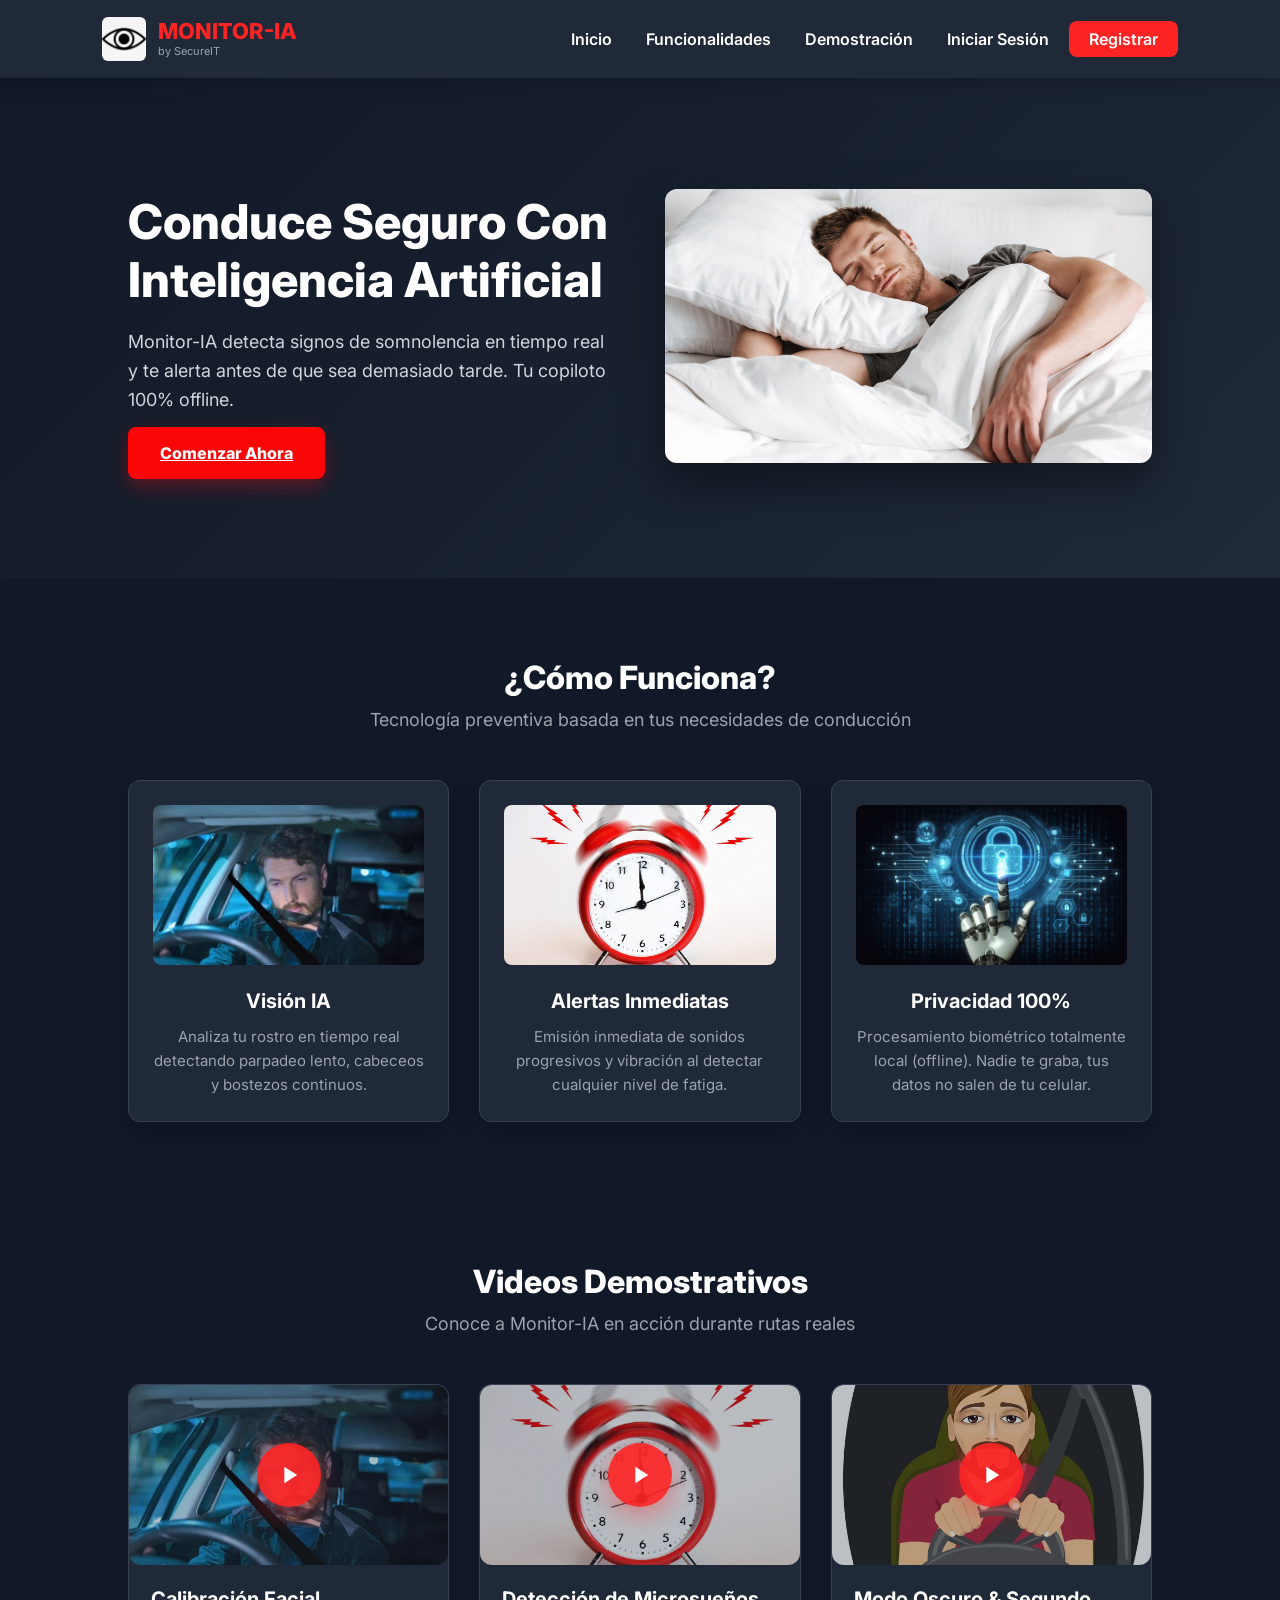
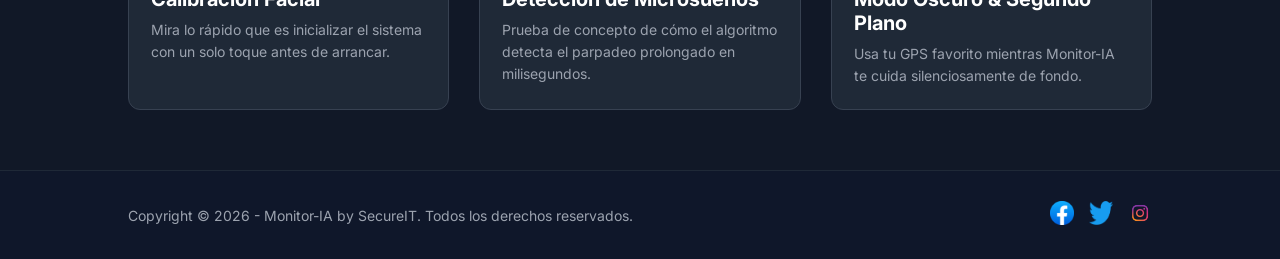
<file: index.html>
<!DOCTYPE html>
<html lang="es">
<head>
    <meta charset="UTF-8">
    <meta name="viewport" content="width=device-width, initial-scale=1.0">
    <title>Monitor-IA | Tu copiloto inteligente</title>
    <link href="https://fonts.googleapis.com/css2?family=Inter:wght@400;500;600;800&display=swap" rel="stylesheet">
    <link rel="stylesheet" href="public/assets/styles/styles.css">
</head>
<body>
    <header class="header">
        <div class="brand">
            <img src="public/assets/images/logo.png" alt="Monitor-IA Logo" class="brand-logo">
            <div class="brand-text">
                <h2>MONITOR-IA</h2>
                <span>by SecureIT</span>
            </div>
        </div>

        <nav class="nav">
            <a href="#inicio" id="btnInicio">Inicio</a>
            <a href="#funcionalidades" id="btnFuncionalidades">Funcionalidades</a>
            <a href="#demostracion" id="btnDemostracion">Demostración</a>
            
            <div id="menuVisitante" class="nav-auth">
                <a href="public/login.html" id="btnAbrirLogin">Iniciar Sesión</a>
                <a href="public/registro.html" class="nav-btn" id="btnAbrirRegistroNav">Registrar</a>
            </div>

            <div id="menuUsuario" class="nav-auth" style="display: none;">
                <span id="nombrePerfil" class="perfil-text"></span>
                <a href="public/dashboard.html" class="nav-btn-outline">Dashboard</a>
                <button class="nav-btn-danger" id="btnCerrarSesion">Salir</button>
            </div>
        </nav>
    </header>

    <main id="inicio" class="hero">
        <section class="hero-content">
            <h1>Conduce Seguro Con Inteligencia Artificial</h1>
            <p>Monitor-IA detecta signos de somnolencia en tiempo real y te alerta antes de que sea demasiado tarde. Tu copiloto 100% offline.</p>
            <a href="public/registro.html" class="primary-btn">Comenzar Ahora</a>
        </section>
        
        <section class="hero-image">
            <img src="public/assets/images/imagen1.jpg" alt="Conductor seguro usando Monitor-IA" class="main-img">
        </section>
    </main>

    <section id="funcionalidades" class="section servicios">
        <div class="section-title">
            <h2>¿Cómo Funciona?</h2>
            <p>Tecnología preventiva basada en tus necesidades de conducción</p>
        </div>
        <div class="cards">
            <article class="card">
                <img src="public/assets/images/imagen4.jpg" alt="Visión Computacional" class="card-img">
                <h3>Visión IA</h3>
                <p>Analiza tu rostro en tiempo real detectando parpadeo lento, cabeceos y bostezos continuos.</p>
            </article>
            <article class="card">
                <img src="public/assets/images/imagen3.jpg" alt="Alertas Inteligentes" class="card-img">
                <h3>Alertas Inmediatas</h3>
                <p>Emisión inmediata de sonidos progresivos y vibración al detectar cualquier nivel de fatiga.</p>
            </article>
            <article class="card">
                <img src="public/assets/images/imagen2.png" alt="Privacidad Garantizada" class="card-img">
                <h3>Privacidad 100%</h3>
                <p>Procesamiento biométrico totalmente local (offline). Nadie te graba, tus datos no salen de tu celular.</p>
            </article>
        </div>
    </section>

    <section id="demostracion" class="section portafolio">
        <div class="section-title">
            <h2>Videos Demostrativos</h2>
            <p>Conoce a Monitor-IA en acción durante rutas reales</p>
        </div>
        <div class="video-grid">
            <article class="video-card">
                <div class="video-placeholder">
                    <img src="public/assets/images/imagen4.jpg" alt="Calibración Facial">
                    <span class="play-badge"><svg viewBox="0 0 24 24" width="28" height="28"><path d="M8 5v14l11-7z" fill="#fff"/></svg></span>
                </div>
                <div class="video-content">
                    <h3>Calibración Facial</h3>
                    <p>Mira lo rápido que es inicializar el sistema con un solo toque antes de arrancar.</p>
                </div>
            </article>
            <article class="video-card">
                <div class="video-placeholder">
                    <img src="public/assets/images/imagen3.jpg" alt="Detección de Microsueños">
                    <span class="play-badge"><svg viewBox="0 0 24 24" width="28" height="28"><path d="M8 5v14l11-7z" fill="#fff"/></svg></span>
                </div>
                <div class="video-content">
                    <h3>Detección de Microsueños</h3>
                    <p>Prueba de concepto de cómo el algoritmo detecta el parpadeo prolongado en milisegundos.</p>
                </div>
            </article>
            <article class="video-card">
                <div class="video-placeholder">
                    <img src="public/assets/images/imagen5.jpg" alt="Modo Oscuro y Segundo Plano">
                    <span class="play-badge"><svg viewBox="0 0 24 24" width="28" height="28"><path d="M8 5v14l11-7z" fill="#fff"/></svg></span>
                </div>
                <div class="video-content">
                    <h3>Modo Oscuro & Segundo Plano</h3>
                    <p>Usa tu GPS favorito mientras Monitor-IA te cuida silenciosamente de fondo.</p>
                </div>
            </article>
        </div>
    </section>

    <footer class="footer">
        <div class="footer-content">
            <p>Copyright &copy; 2026 - Monitor-IA by SecureIT. Todos los derechos reservados.</p>
            <div class="social-links">
                <a href="#"><img src="public/assets/images/facebook.png" alt="Facebook"></a>
                <a href="#"><img src="public/assets/images/twitter.png" alt="Twitter"></a>
                <a href="#"><img src="public/assets/images/instagram.png" alt="Instagram"></a>
            </div>
        </div>
    </footer>

    <script src="public/assets/scripts/index.js"></script>
</body>
</html>
</file>
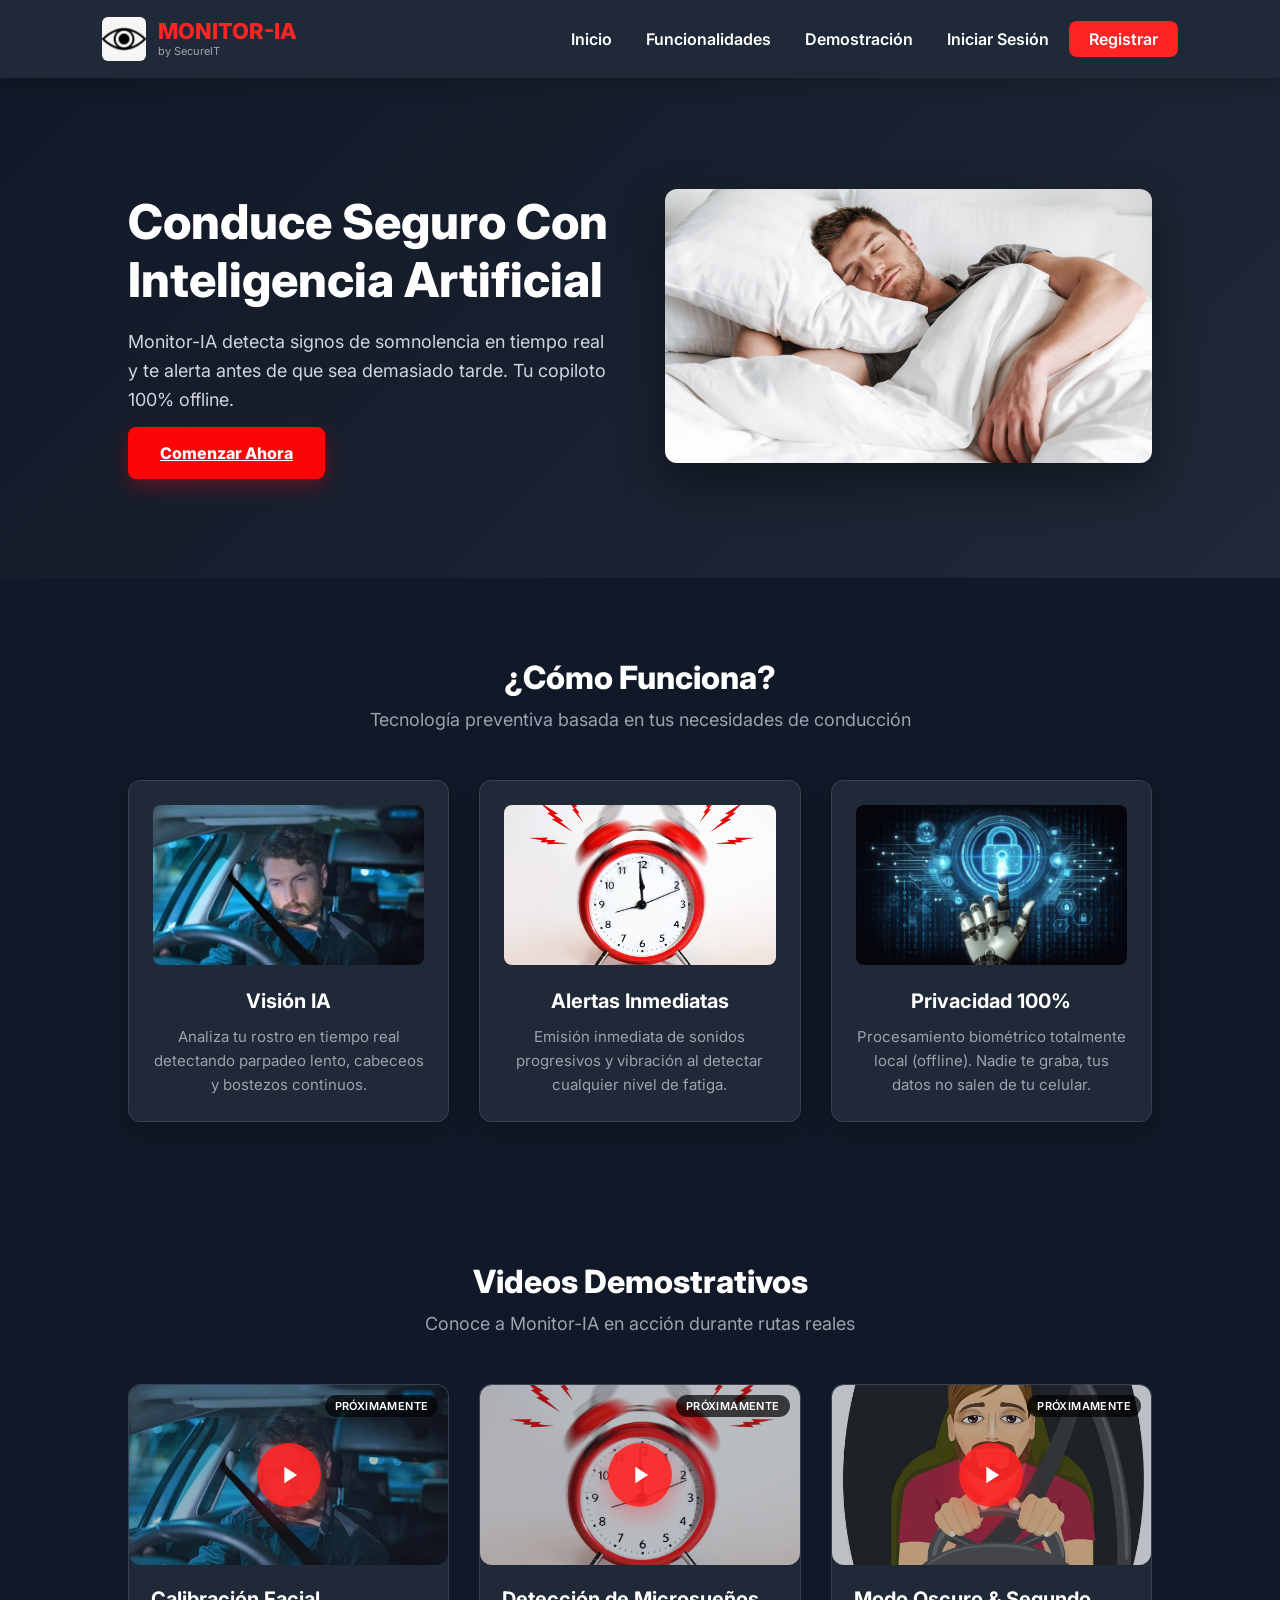
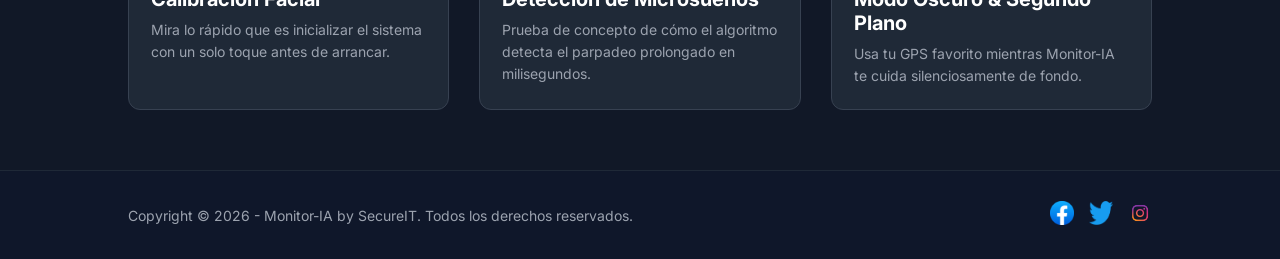
<file: public/index.html>
<!DOCTYPE html>
<html lang="es">
<head>
    <meta charset="UTF-8">
    <meta name="viewport" content="width=device-width, initial-scale=1.0">
    <title>Monitor-IA | Tu copiloto inteligente</title>
    <link href="https://fonts.googleapis.com/css2?family=Inter:wght@400;500;600;800&display=swap" rel="stylesheet">
    <link rel="stylesheet" href="assets/styles/styles.css">
</head>
<body>
    <header class="header">
        <div class="brand">
            <img src="assets/images/logo.png" alt="Monitor-IA Logo" class="brand-logo">
            <div class="brand-text">
                <h2>MONITOR-IA</h2>
                <span>by SecureIT</span>
            </div>
        </div>

        <nav class="nav">
            <a href="#inicio" id="btnInicio">Inicio</a>
            <a href="#funcionalidades" id="btnFuncionalidades">Funcionalidades</a>
            <a href="#demostracion" id="btnDemostracion">Demostración</a>
            
            <div id="menuVisitante" class="nav-auth">
                <a href="login.html" id="btnAbrirLogin">Iniciar Sesión</a>
                <a href="registro.html" class="nav-btn" id="btnAbrirRegistroNav">Registrar</a>
            </div>

            <div id="menuUsuario" class="nav-auth" style="display: none;">
                <span id="nombrePerfil" class="perfil-text"></span>
                <a href="dashboard.html" class="nav-btn-outline">Dashboard</a>
                <button class="nav-btn-danger" id="btnCerrarSesion">Salir</button>
            </div>
        </nav>
    </header>

    <main id="inicio" class="hero">
        <section class="hero-content">
            <h1>Conduce Seguro Con Inteligencia Artificial</h1>
            <p>Monitor-IA detecta signos de somnolencia en tiempo real y te alerta antes de que sea demasiado tarde. Tu copiloto 100% offline.</p>
            <a href="registro.html" class="primary-btn">Comenzar Ahora</a>
        </section>
        
        <section class="hero-image">
            <img src="assets/images/imagen1.jpg" alt="Conductor seguro usando Monitor-IA" class="main-img">
        </section>
    </main>

    <section id="funcionalidades" class="section servicios">
        <div class="section-title">
            <h2>¿Cómo Funciona?</h2>
            <p>Tecnología preventiva basada en tus necesidades de conducción</p>
        </div>
        <div class="cards">
            <article class="card">
                <img src="assets/images/imagen4.jpg" alt="Visión Computacional" class="card-img">
                <h3>Visión IA</h3>
                <p>Analiza tu rostro en tiempo real detectando parpadeo lento, cabeceos y bostezos continuos.</p>
            </article>
            <article class="card">
                <img src="assets/images/imagen3.jpg" alt="Alertas Inteligentes" class="card-img">
                <h3>Alertas Inmediatas</h3>
                <p>Emisión inmediata de sonidos progresivos y vibración al detectar cualquier nivel de fatiga.</p>
            </article>
            <article class="card">
                <img src="assets/images/imagen2.png" alt="Privacidad Garantizada" class="card-img">
                <h3>Privacidad 100%</h3>
                <p>Procesamiento biométrico totalmente local (offline). Nadie te graba, tus datos no salen de tu celular.</p>
            </article>
        </div>
    </section>

    <section id="demostracion" class="section portafolio">
        <div class="section-title">
            <h2>Videos Demostrativos</h2>
            <p>Conoce a Monitor-IA en acción durante rutas reales</p>
        </div>
        <div class="video-grid">
            <article class="video-card">
                <div class="video-placeholder">
                    <img src="assets/images/imagen4.jpg" alt="Calibración Facial">
                    <span class="play-badge"><svg viewBox="0 0 24 24" width="28" height="28"><path d="M8 5v14l11-7z" fill="#fff"/></svg></span>
                    <span class="video-soon">Próximamente</span>
                </div>
                <div class="video-content">
                    <h3>Calibración Facial</h3>
                    <p>Mira lo rápido que es inicializar el sistema con un solo toque antes de arrancar.</p>
                </div>
            </article>
            <article class="video-card">
                <div class="video-placeholder">
                    <img src="assets/images/imagen3.jpg" alt="Detección de Microsueños">
                    <span class="play-badge"><svg viewBox="0 0 24 24" width="28" height="28"><path d="M8 5v14l11-7z" fill="#fff"/></svg></span>
                    <span class="video-soon">Próximamente</span>
                </div>
                <div class="video-content">
                    <h3>Detección de Microsueños</h3>
                    <p>Prueba de concepto de cómo el algoritmo detecta el parpadeo prolongado en milisegundos.</p>
                </div>
            </article>
            <article class="video-card">
                <div class="video-placeholder">
                    <img src="assets/images/imagen5.jpg" alt="Modo Oscuro y Segundo Plano">
                    <span class="play-badge"><svg viewBox="0 0 24 24" width="28" height="28"><path d="M8 5v14l11-7z" fill="#fff"/></svg></span>
                    <span class="video-soon">Próximamente</span>
                </div>
                <div class="video-content">
                    <h3>Modo Oscuro & Segundo Plano</h3>
                    <p>Usa tu GPS favorito mientras Monitor-IA te cuida silenciosamente de fondo.</p>
                </div>
            </article>
        </div>
    </section>

    <footer class="footer">
        <div class="footer-content">
            <p>Copyright &copy; 2026 - Monitor-IA by SecureIT. Todos los derechos reservados.</p>
            <div class="social-links">
                <a href="#"><img src="assets/images/facebook.png" alt="Facebook"></a>
                <a href="#"><img src="assets/images/twitter.png" alt="Twitter"></a>
                <a href="#"><img src="assets/images/instagram.png" alt="Instagram"></a>
            </div>
        </div>
    </footer>

    <script src="assets/scripts/index.js"></script>
</body>
</html>
</file>
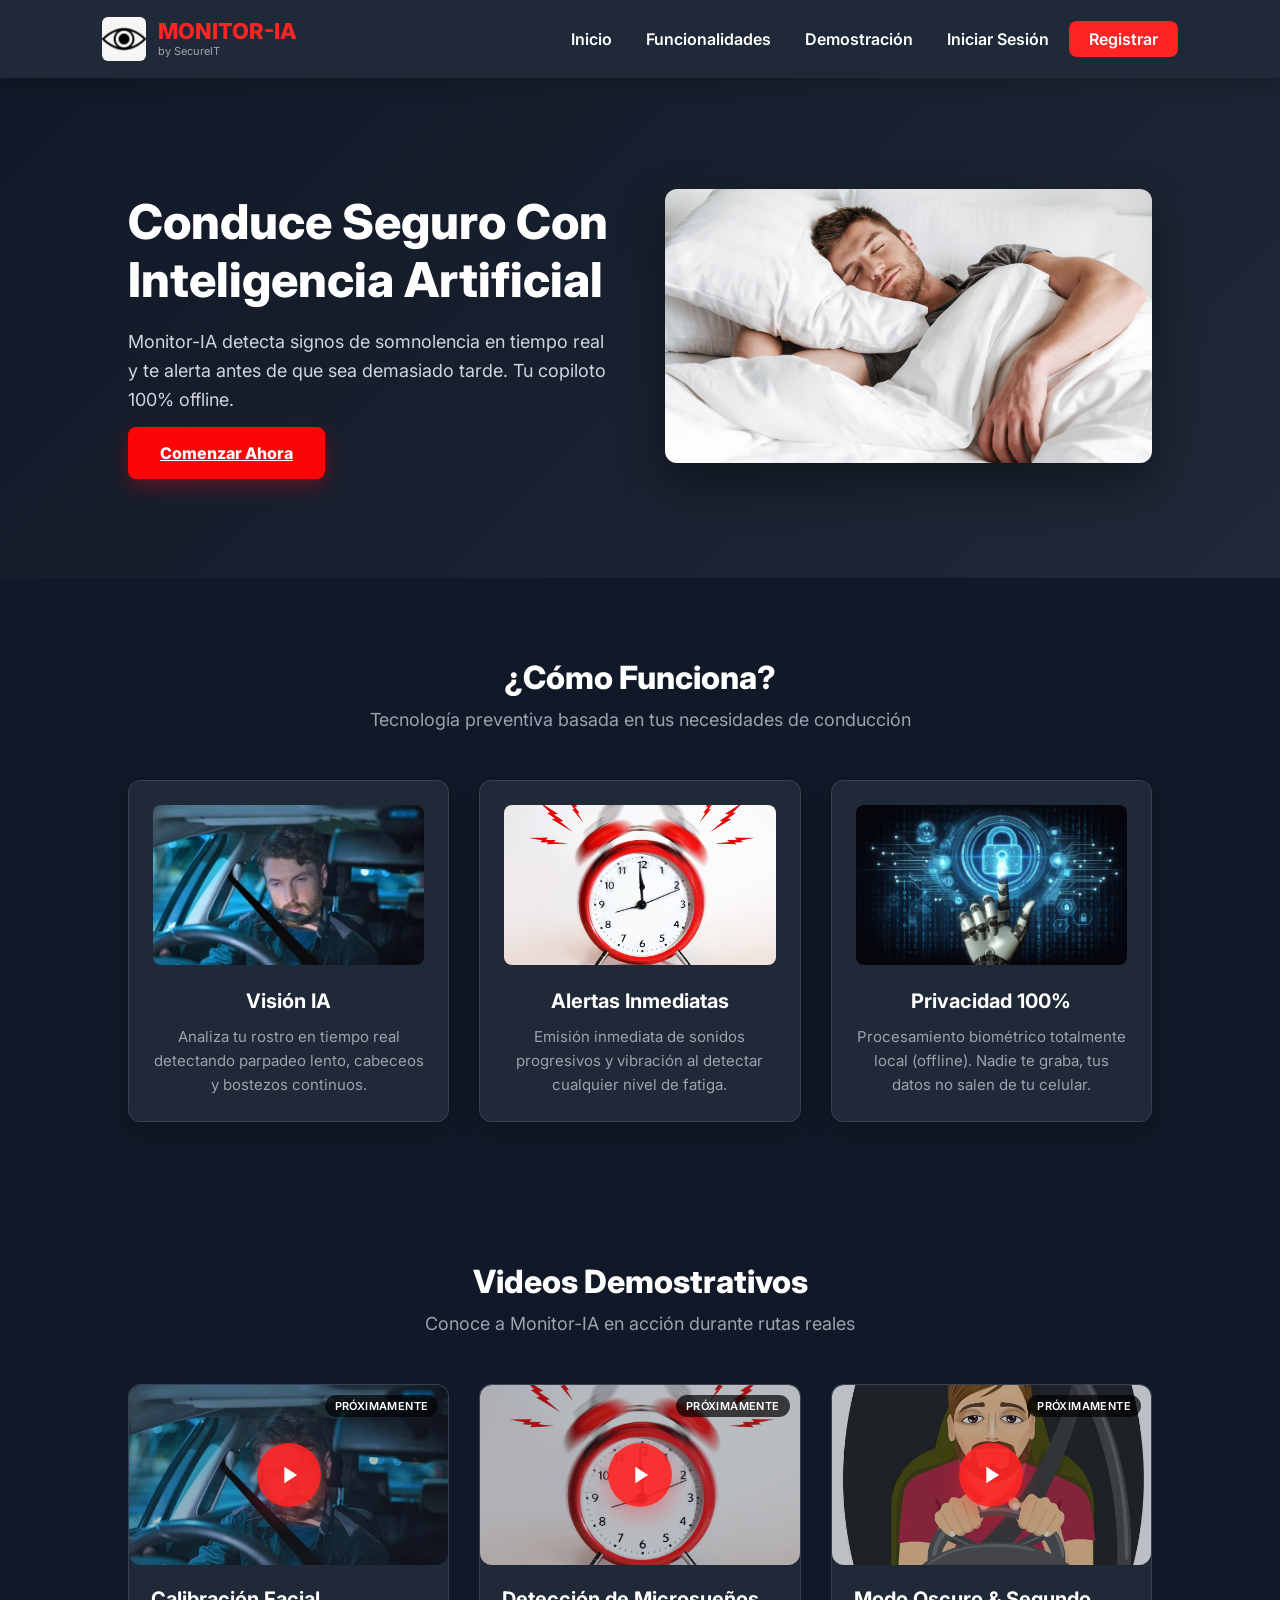
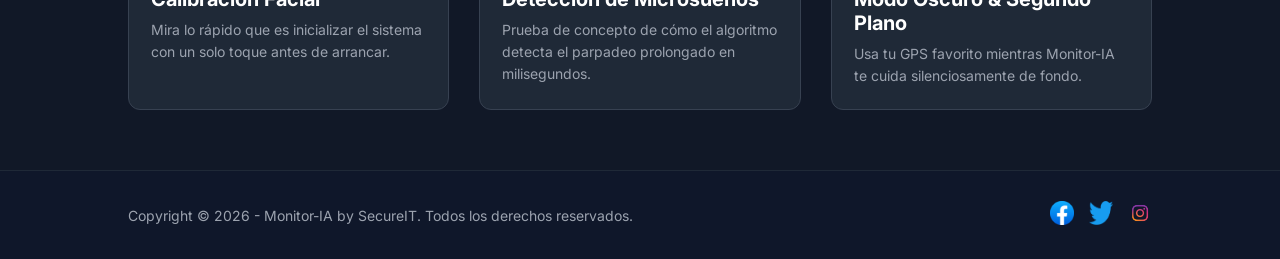
<file: public/dashboard.html>
<!DOCTYPE html>
<html lang="es">
<head>
    <meta charset="UTF-8">
    <meta name="viewport" content="width=device-width, initial-scale=1.0">
    <title>Panel de Control | Monitor-IA</title>
    <link href="https://fonts.googleapis.com/css2?family=Inter:wght@400;500;600;800&display=swap" rel="stylesheet">
    <link rel="stylesheet" href="assets/styles/styles.css">
</head>
<body class="dashboard-body">

    <aside class="sidebar">
        <div class="brand">
            <h2>MONITOR-IA</h2>
            <span id="userNameDisplay">Conductor</span>
        </div>
        <nav class="side-nav">
            <button class="tab-btn active" data-target="monitoreo">Monitoreo Activo</button>
            <button class="tab-btn" data-target="alertas">Alertas en Ruta</button>
            <button class="tab-btn" data-target="estadisticas">Mis Viajes</button>
            <button class="tab-btn" data-target="comunidad">Comunidad</button>
            <button class="tab-btn" data-target="ajustes">Configuración</button>
            <button class="tab-btn logout" id="btnSalirDash">Volver al Inicio</button>
        </nav>
    </aside>

    <main class="dashboard-main">

        <section id="monitoreo" class="tab-content active">
            <div class="dash-header">
                <h1>Preparación de Viaje</h1>
                <button class="primary-btn" id="btnIniciarViaje" style="background:#10B981;">Iniciar Monitoreo</button>
            </div>
            <div class="grid-2">
                <div class="dash-card">
                    <h3>Calibración Facial</h3>
                    <div id="camView" class="camera-placeholder">
                        <p id="camText">Cámara inactiva</p>
                    </div>
                    <div style="margin-top: 15px; display: flex; gap: 10px; flex-wrap: wrap;">
                        <button class="primary-btn" id="btnCalibrar">Calibrar Rostro</button>
                        <button class="secondary-btn" id="btnVerificarRed">Verificar Red</button>
                    </div>
                    <div style="margin-top: 10px; display: flex; gap: 10px; flex-wrap: wrap;">
                        <button class="secondary-btn" id="btnFueraMarco">Simular Rostro Fuera del Marco</button>
                        <button class="secondary-btn" id="btnLuzInsuficiente">Simular Luz Insuficiente</button>
                    </div>
                    <div style="margin-top: 10px; display: flex; gap: 10px; flex-wrap: wrap;">
                        <button class="secondary-btn" id="btnSimularLentes">Simular Uso de Lentes</button>
                        <button class="secondary-btn" id="btnSimularMascarilla">Simular Uso de Mascarilla</button>
                    </div>
                </div>
                <div class="dash-card">
                    <h3>Diagnóstico de Cabina</h3>
                    <ul class="check-list">
                        <li id="chkLuz">Verificación de Luz</li>
                        <li id="chkLente">Limpieza de Lente</li>
                        <li id="chkHardware">Test de Hardware</li>
                        <li id="chkBateria">Batería y Ahorro</li>
                    </ul>
                    <button class="secondary-btn mt-20 w-100" id="btnModoAvion">Simular Modo Avión (Procesamiento Local)</button>
                </div>
            </div>
            <div class="grid-2 mt-20">
                <div class="dash-card">
                    <h3>Monitoreo en Segundo Plano</h3>
                    <p style="color:#9CA3AF; margin-bottom:15px;">Minimiza Monitor-IA y sigue usando tu navegador GPS sin perder el análisis facial.</p>
                    <div style="display: flex; gap: 10px; flex-wrap: wrap;">
                        <button class="secondary-btn" id="btnSimularSegundoPlano">Enviar a Segundo Plano</button>
                        <button class="secondary-btn" id="btnVerNotificacionPersistente">Ver Notificación Persistente</button>
                    </div>
                </div>
                <div class="dash-card">
                    <h3>Persistencia de Datos</h3>
                    <p style="color:#9CA3AF; margin-bottom:15px;">Tu progreso se respalda automáticamente durante el viaje activo.</p>
                    <div style="display: flex; gap: 10px; flex-wrap: wrap;">
                        <button class="secondary-btn" id="btnSimularCierreForzado">Simular Cierre Forzado</button>
                        <button class="secondary-btn" id="btnSimularReinicio">Simular Reinicio del Equipo</button>
                    </div>
                </div>
            </div>
        </section>

        <section id="alertas" class="tab-content">
            <div class="dash-header">
                <h1>Simulador de Conducción</h1>
                <button class="secondary-btn" id="btnFinalizarViaje">Finalizar Viaje</button>
            </div>
            <div class="alert-box" id="pantallaAlerta">
                Estado: Conducción Segura
            </div>
            <div class="grid-3 mt-20">
                <button class="primary-btn" style="background:#F59E0B;" id="btnSimularBostezo">Simular Bostezo</button>
                <button class="primary-btn" id="btnSimularMicrosueno">Simular Microsueño</button>
                <button class="secondary-btn" id="btnSilenciarAlarma">Silenciar Alarma</button>
            </div>
            <div class="grid-2 mt-20">
                <button class="secondary-btn" id="btnBostezoAislado">Simular Bostezo Aislado</button>
                <button class="secondary-btn" id="btnSimular4Horas">Simular 4 Horas de Manejo</button>
            </div>
            <div class="grid-2 mt-20">
                <button class="secondary-btn" id="btnSugerirParada">Buscar Zonas de Parqueo</button>
                <button class="secondary-btn" id="btnBuscarGrifos">Buscar Grifos y Servicios</button>
            </div>
            <div class="grid-2 mt-20">
                <button class="secondary-btn" id="btnNotificarEmergencia">Notificar Emergencia</button>
                <button class="secondary-btn" id="btnPerdidaRostro">Simular Pérdida de Rostro</button>
            </div>
            <div class="grid-2 mt-20">
                <button class="secondary-btn" id="btnParpadeoNatural">Simular Parpadeo Natural</button>
                <button class="secondary-btn" id="btnParpadeoProlongado">Simular Parpadeo Prolongado</button>
            </div>
            <div class="grid-2 mt-20">
                <button class="secondary-btn" id="btnCabeceoPeligroso">Simular Cabeceo Peligroso</button>
                <button class="secondary-btn" id="btnMovimientoBreve">Simular Movimiento Breve de Cabeza</button>
            </div>
            <div class="grid-2 mt-20">
                <button class="secondary-btn" id="btnMiradaDesviada">Simular Mirada Desviada</button>
                <button class="secondary-btn" id="btnRetornoMirada">Simular Retorno Rápido de Mirada</button>
            </div>
            <div class="dash-card mt-20">
                <h3>Asistencia Adicional</h3>
                <p style="color:#9CA3AF; margin-bottom:15px;">Monitor-IA funciona en segundo plano con un icono flotante mientras usas tu GPS.</p>
                <button class="secondary-btn" id="btnVerEstiramientos">Ver Estiramientos</button>
            </div>
        </section>

        <section id="estadisticas" class="tab-content">
            <div class="dash-header">
                <h1>Historial y Reportes</h1>
                <button class="secondary-btn" id="btnExportarPDF">Exportar PDF</button>
            </div>
            <div class="dash-card mb-10" id="resumenViajeCard">
                <h3>Resumen del Último Viaje</h3>
                <p id="resumenTexto" style="color:#9CA3AF;">Finaliza un viaje desde la pestaña "Alertas en Ruta" para ver aquí tu resumen.</p>
                <div id="resumenDatos" style="display:none; margin-top:10px;">
                    <p style="color:#D1D5DB;">Tiempo conducido: <strong id="resumenTiempo">00:00</strong></p>
                    <p style="color:#D1D5DB; margin-bottom:10px;">Eventos críticos detectados: <strong id="resumenEventos">0</strong></p>
                    <span id="resumenBadge" class="badge green">Viaje Perfecto</span>
                </div>
            </div>
            <div class="table-container mt-20">
                <table class="history-table">
                    <thead>
                        <tr><th>Fecha</th><th>Ruta</th><th>Duración</th><th>Eventos Detectados</th><th>Estado</th></tr>
                    </thead>
                    <tbody id="historialBody">
                        <tr data-locked="false" data-month="2026-06"><td>14 Jun 2026</td><td>Lima - Ica</td><td>4h 20m</td><td>2 Bostezos</td><td><span class="badge yellow">Precaución</span></td></tr>
                        <tr data-locked="false" data-month="2026-06"><td>12 Jun 2026</td><td>Callao - S. Anita</td><td>1h 45m</td><td>Ninguno</td><td><span class="badge green">Seguro</span></td></tr>
                        <tr data-locked="false" data-month="2026-06"><td>10 Jun 2026</td><td>Lima - Huacho</td><td>2h 30m</td><td>Ninguno</td><td><span class="badge green">Seguro</span></td></tr>
                        <tr data-locked="false" data-month="2026-06"><td>08 Jun 2026</td><td>Lima - Cañete</td><td>2h 10m</td><td>1 Cabeceo</td><td><span class="badge yellow">Precaución</span></td></tr>
                        <tr data-locked="false" data-month="2026-05"><td>29 May 2026</td><td>Lima - Chosica</td><td>1h 05m</td><td>Ninguno</td><td><span class="badge green">Seguro</span></td></tr>
                        <tr data-locked="true" data-month="2026-05"><td>15 May 2026</td><td>Lima - Pisco</td><td>3h 40m</td><td>Ninguno</td><td><span class="badge locked">🔒 Premium</span></td></tr>
                        <tr data-locked="true" data-month="2026-04"><td>22 Abr 2026</td><td>Lima - Trujillo</td><td>8h 15m</td><td>3 Bostezos</td><td><span class="badge locked">🔒 Premium</span></td></tr>
                        <tr data-locked="true" data-month="2026-04"><td>02 Abr 2026</td><td>Lima - Arequipa</td><td>15h 30m</td><td>1 Microsueño</td><td><span class="badge locked">🔒 Premium</span></td></tr>
                    </tbody>
                </table>
            </div>
            <div class="mt-20" style="display:flex; gap:15px; align-items:center; flex-wrap:wrap;">
                <select class="form-input" id="selectFiltroMes" style="max-width:220px;" disabled>
                    <option value="todos">Todos los meses</option>
                    <option value="2026-06">Junio 2026</option>
                    <option value="2026-05">Mayo 2026</option>
                    <option value="2026-04">Abril 2026</option>
                </select>
                <button class="secondary-btn" id="btnActivarPremium">Simular Cuenta Premium</button>
            </div>
            <div class="premium-banner mt-20" id="btnPremiumBanner">
                <h3>Actualiza a Premium</h3>
                <p>Desbloquea el historial ilimitado, gráficos de tendencias y análisis de eficiencia de combustible.</p>
            </div>
        </section>

        <section id="comunidad" class="tab-content">
            <div class="dash-header">
                <h1>Gamificación y Comunidad</h1>
                <button class="secondary-btn" id="btnCompartirLogro">Compartir Logro</button>
            </div>
            <div class="grid-2">
                <div class="dash-card">
                    <h3>Tu Progreso</h3>
                    <h2 style="font-size: 36px; margin: 10px 0; color: #10B981;">1,250 <span style="font-size:16px; color:#9CA3AF;">Puntos de Seguridad</span></h2>
                    <p>Insignia actual: <strong>Protector de la vía</strong></p>
                </div>
                <div class="dash-card">
                    <h3>Ranking Semanal Local</h3>
                    <ul class="ranking-list">
                        <li>1. Usuario Anon_84 - 1,400 pts</li>
                        <li style="color:#FF2424; font-weight:bold;">2. Tú - 1,250 pts</li>
                        <li>3. Carlos M. - 1,100 pts</li>
                    </ul>
                </div>
            </div>
        </section>

        <section id="ajustes" class="tab-content">
            <div class="dash-header">
                <h1>Ajustes del Sistema</h1>
                <button class="primary-btn" id="btnGuardarCambios">Guardar Cambios</button>
            </div>
            <div class="grid-2">
                <div class="dash-card">
                    <h3>Preferencias de Monitoreo</h3>
                    <div class="setting-item">
                        <label>Sensibilidad de Cámara (Ej. Uso de lentes)</label>
                        <select class="form-input" id="selectSensibilidad">
                            <option value="baja">Baja</option>
                            <option value="media" selected>Media</option>
                            <option value="alta">Alta</option>
                        </select>
                        <button class="secondary-btn mt-20 w-100" id="btnRestaurarSensibilidad">Restaurar Valores de Fábrica</button>
                    </div>
                    <div class="setting-item mt-20">
                        <label>Volumen de Alarma Crítica</label>
                        <input type="range" id="rangoVolumen" min="1" max="100" value="80" style="width:100%;">
                        <button class="secondary-btn mt-20 w-100" id="btnProbarSonido">Probar Sonido</button>
                    </div>
                    <div class="setting-item mt-20">
                        <label>Voz de Alerta</label>
                        <select class="form-input"><option>Femenina</option><option>Masculina</option></select>
                    </div>
                    <div class="setting-item mt-20">
                        <label>Tema de la Interfaz (Automático según horario)</label>
                        <div style="display:flex; gap:10px; flex-wrap: wrap;">
                            <button class="secondary-btn" id="btnSimularNocturno">Simular Horario Nocturno</button>
                            <button class="secondary-btn" id="btnSimularDiurno">Simular Horario Diurno</button>
                        </div>
                    </div>
                    <div class="setting-item mt-20">
                        <label>Modo de Ahorro de Energía</label>
                        <div style="display:flex; gap:10px; flex-wrap: wrap;">
                            <button class="secondary-btn" id="btnSimularInactividad">Simular 60s de Inactividad</button>
                            <button class="secondary-btn" id="btnSimularSuspension">Simular Bloqueo de Suspensión</button>
                        </div>
                    </div>
                </div>
                <div class="dash-card">
                    <h3>Cuenta y Ecosistema</h3>
                    <div class="setting-item">
                        <label>Nombre Completo</label>
                        <input type="text" class="form-input" id="inputNombrePerfil" value="">
                    </div>
                    <div class="setting-item mt-20">
                        <label>Tipo de Vehículo</label>
                        <select class="form-input" id="selectTipoVehiculo">
                            <option value="Auto">Auto</option>
                            <option value="SUV">SUV</option>
                            <option value="Camioneta">Camioneta</option>
                            <option value="Moto">Moto</option>
                        </select>
                    </div>
                    <div class="setting-item mt-20">
                        <label>Contacto de Emergencia</label>
                        <input type="text" class="form-input" id="inputContactoEmergencia" value="+51 987 654 321">
                    </div>
                    <div class="mt-20" style="display:flex; flex-direction:column; gap:10px;">
                        <button class="secondary-btn text-left" id="btnVincularReloj">Vincular Reloj Inteligente</button>
                        <button class="secondary-btn text-left" id="btnSincronizarCalendario">Sincronizar Calendario Laboral</button>
                        <button class="secondary-btn text-left" id="btnContactarSoporte">Contactar Soporte</button>
                    </div>
                </div>
            </div>
        </section>

    </main>

    <!-- HU04: Tutorial de uso inicial -->
    <div id="modalTutorial" class="modal">
        <div class="modal-content">
            <span class="close" id="btnOmitirTutorial">&times;</span>
            <h2 id="tutorialTitulo">Bienvenido a Monitor-IA</h2>
            <p class="modal-subtitle" id="tutorialTexto">Coloca tu celular en un soporte frente a ti, con la cámara enfocando tu rostro completo.</p>
            <button class="primary-btn w-100 mt-20" id="btnSiguienteTutorial">Siguiente</button>
            <button class="secondary-btn w-100 mt-20" id="btnOmitirTutorial2">Omitir</button>
        </div>
    </div>

    <!-- HU09: Permiso de sistema (cámara) -->
    <div id="modalPermisoCamara" class="modal">
        <div class="modal-content">
            <h2>Permiso de Cámara</h2>
            <p class="modal-subtitle">Monitor-IA analiza tus puntos faciales de forma local. No se grabará ni almacenará ningún video antes de solicitar el permiso nativo de tu sistema.</p>
            <button class="primary-btn w-100 mt-20" id="btnAceptarPermiso">Aceptar y Continuar</button>
            <button class="secondary-btn w-100 mt-20" id="btnRechazarPermiso">Rechazar</button>
        </div>
    </div>

    <!-- HU27: Sugerencia de parada estratégica -->
    <div id="modalSugerenciaParada" class="modal">
        <div class="modal-content">
            <h2>Tiempo de Manejo Excedido</h2>
            <p class="modal-subtitle">Llevas más de cuatro horas continuas al volante. Se recomienda una pausa para preservar tu salud y seguridad.</p>
            <button class="primary-btn w-100 mt-20" id="btnTomarDescanso">Tomar Descanso</button>
            <button class="secondary-btn w-100 mt-20" id="btnContinuarManejando">Continuar Manejando</button>
        </div>
    </div>

    <!-- HU29 / HU30: Burbuja flotante de segundo plano -->
    <div id="burbujaFlotante" class="bubble-indicator"></div>

    <!-- HU31 / HU32: Superposición de ahorro de energía -->
    <div id="dimOverlay" class="dim-overlay"></div>

    <!-- ===== VISTAS ACCEPTANCE TESTS HU40-HU55 (puro front, prefijo at-) ===== -->
    <!-- HU40: Contacto soporte -->
    <div class="at-overlay" id="at-soporte">
      <div class="at-modal">
        <div class="at-modal-head"><h3><i class="fa-solid fa-headset"></i> Contactar Soporte</h3><button class="at-x" data-at-close="at-soporte">&times;</button></div>
        <div class="at-modal-body">
          <p>Reporta un fallo o propón una mejora. Tu mensaje viaja encriptado.</p>
          <label>Asunto</label>
          <input type="text" placeholder="Ej: La cámara no calibra">
          <label>Mensaje</label>
          <textarea placeholder="Describe el problema..."></textarea>
          <div class="at-ok">Gracias por escribirnos. Tu mensaje fue enviado de forma encriptada.</div>
        </div>
        <div class="at-modal-foot"><button class="at-btn-cancel" data-at-close="at-soporte">Cancelar</button><button class="at-btn-send" data-at-ok="at-soporte">Enviar mensaje</button></div>
      </div>
    </div>

    <!-- HU43: Compartir logro -->
    <div class="at-overlay" id="at-compartir">
      <div class="at-modal">
        <div class="at-modal-head"><h3><i class="fa-solid fa-share-nodes"></i> Compartir Logro</h3><button class="at-x" data-at-close="at-compartir">&times;</button></div>
        <div class="at-modal-body">
          <p>Generamos una imagen optimizada con tu récord de seguridad.</p>
          <div style="background:#111827;border:1px solid #374151;border-radius:10px;padding:20px;text-align:center;color:#fff;margin:12px 0;">
            <div style="font-size:2rem;font-weight:800;color:#FF2424;">1,250 pts</div>
            <div style="font-size:0.85rem;color:#9CA3AF;margin-top:4px;">Semana perfecta sin microsueños · Monitor-IA</div>
          </div>
          <div class="at-ok">Imagen adjuntada en la plataforma lista para enviar.</div>
        </div>
        <div class="at-modal-foot"><button class="at-btn-cancel" data-at-close="at-compartir">Cerrar</button><button class="at-btn-send" data-at-ok="at-compartir">Compartir en WhatsApp</button></div>
      </div>
    </div>

    <!-- HU44: Emergencia -->
    <div class="at-overlay" id="at-emergencia">
      <div class="at-modal">
        <div class="at-modal-head"><h3 style="color:#EF4444;"><i class="fa-solid fa-triangle-exclamation"></i> Notificar Emergencia</h3><button class="at-x" data-at-close="at-emergencia">&times;</button></div>
        <div class="at-modal-body">
          <p>Se enviará un <strong>SMS con tu ubicación actual</strong> a tu contacto de emergencia.</p>
          <label>Contacto de emergencia</label>
          <input type="text" value="+51 987 654 321" readonly>
          <label>Ubicación detectada</label>
          <input type="text" value="Lima, Miraflores (-12.12, -77.03)" readonly>
          <div class="at-ok">SMS de emergencia enviado con tu ubicación al contacto +51 987 654 321.</div>
        </div>
        <div class="at-modal-foot"><button class="at-btn-cancel" data-at-close="at-emergencia">Cancelar</button><button class="at-btn-send" data-at-ok="at-emergencia" style="background:#EF4444;">Enviar SMS de emergencia</button></div>
      </div>
    </div>

    <!-- HU46: Estiramientos -->
    <div class="at-overlay" id="at-estiramientos">
      <div class="at-modal">
        <div class="at-modal-head"><h3><i class="fa-solid fa-person-walking"></i> Estiramientos Cervicales (3 min)</h3><button class="at-x" data-at-close="at-estiramientos">&times;</button></div>
        <div class="at-modal-body">
          <p>Sigue esta rutina breve durante tu parada para reducir la fatiga física:</p>
          <ul class="at-list">
            <li><i class="fa-solid fa-check-circle"></i> Rotación de cuello lenta — 30s por lado</li>
            <li><i class="fa-solid fa-check-circle"></i> Inclinación lateral de cabeza — 30s por lado</li>
            <li><i class="fa-solid fa-check-circle"></i> Elevación de hombros — 10 repeticiones</li>
            <li><i class="fa-solid fa-check-circle"></i> Estiramiento de espalda — 45s</li>
          </ul>
          <div class="at-ok">¡Bien! Rutina completada. Registro de bienestar actualizado.</div>
        </div>
        <div class="at-modal-foot"><button class="at-btn-cancel" data-at-close="at-estiramientos">Cerrar</button><button class="at-btn-send" data-at-ok="at-estiramientos">Marcar como completado</button></div>
      </div>
    </div>

    <!-- HU48: Calendario -->
    <div class="at-overlay" id="at-calendario">
      <div class="at-modal">
        <div class="at-modal-head"><h3><i class="fa-solid fa-calendar-days"></i> Sincronizar Calendario Laboral</h3><button class="at-x" data-at-close="at-calendario">&times;</button></div>
        <div class="at-modal-body">
          <p>Vincula tu agenda para que Monitor-IA te sugiera iniciar el monitoreo al salir del trabajo.</p>
          <label>Proveedor de calendario</label>
          <select><option>Google Calendar</option><option>Outlook</option><option>Apple Calendar</option></select>
          <label>Evento laboral detectado</label>
          <input type="text" value="Guardia médica — Finaliza 18:00" readonly>
          <div class="at-ok">Calendario vinculado. Te recordaremos iniciar el monitoreo al finalizar la guardia.</div>
        </div>
        <div class="at-modal-foot"><button class="at-btn-cancel" data-at-close="at-calendario">Cancelar</button><button class="at-btn-send" data-at-ok="at-calendario">Vincular y guardar</button></div>
      </div>
    </div>

    <!-- HU50: PDF -->
    <div class="at-overlay" id="at-pdf">
      <div class="at-modal">
        <div class="at-modal-head"><h3><i class="fa-solid fa-file-pdf"></i> Reporte de Eficiencia y Seguridad</h3><button class="at-x" data-at-close="at-pdf">&times;</button></div>
        <div class="at-modal-body">
          <p>Resumen semanal vinculado a tus eventos de fatiga y consumo de combustible:</p>
          <ul class="at-list">
            <li><i class="fa-solid fa-gauge"></i> Eventos de fatiga: <strong>2</strong></li>
            <li><i class="fa-solid fa-gas-pump"></i> Consumo estimado: <strong>8.2 gal</strong></li>
            <li><i class="fa-solid fa-coins"></i> Ahorro por conducción segura: <strong>S/ 45</strong></li>
          </ul>
          <div class="at-ok">PDF generado. La descarga comenzará en breve...</div>
        </div>
        <div class="at-modal-foot"><button class="at-btn-cancel" data-at-close="at-pdf">Cerrar</button><button class="at-btn-send" data-at-ok="at-pdf">Descargar PDF</button></div>
      </div>
    </div>

    <!-- HU54: Reloj vestible -->
    <div class="at-overlay" id="at-reloj">
      <div class="at-modal">
        <div class="at-modal-head"><h3><i class="fa-solid fa-watch"></i> Vincular Reloj Inteligente</h3><button class="at-x" data-at-close="at-reloj">&times;</button></div>
        <div class="at-modal-body">
          <p>Dispositivos cercanos detectados por Bluetooth. Integraremos tu frecuencia cardíaca al algoritmo.</p>
          <ul class="at-list">
            <li><i class="fa-solid fa-check-circle" style="color:#10B981"></i> Galaxy Watch 6 detectado</li>
            <li><i class="fa-solid fa-check-circle" style="color:#10B981"></i> Mi Band 8 detectada</li>
          </ul>
          <div class="at-ok">Galaxy Watch 6 conectado. Frecuencia cardíaca integrada al algoritmo.</div>
        </div>
        <div class="at-modal-foot"><button class="at-btn-cancel" data-at-close="at-reloj">Cerrar</button><button class="at-btn-send" data-at-ok="at-reloj">Conectar Galaxy Watch 6</button></div>
      </div>
    </div>

    <script src="assets/scripts/dashboard.js"></script>
</body>
</html>
</file>
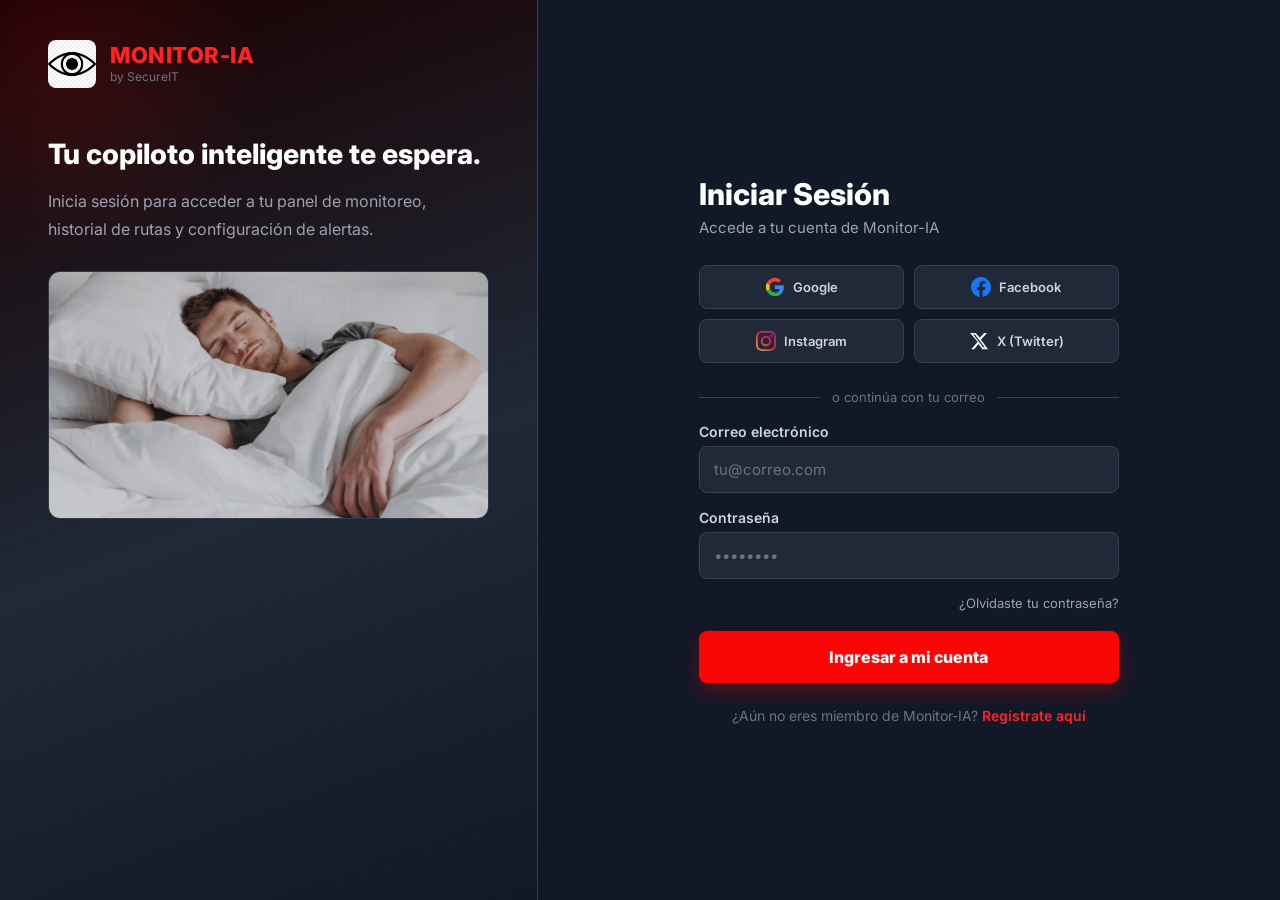
<file: public/login.html>
<!DOCTYPE html>
<html lang="es">
<head>
    <meta charset="UTF-8">
    <meta name="viewport" content="width=device-width, initial-scale=1.0">
    <title>Iniciar Sesión | Monitor-IA</title>
    <link href="https://fonts.googleapis.com/css2?family=Inter:wght@400;500;600;800&display=swap" rel="stylesheet">
    <link rel="stylesheet" href="assets/styles/styles.css">
</head>
<body class="auth-page">

    <!-- Panel izquierdo: branding -->
    <div class="auth-branding">
        <a href="index.html" class="auth-brand-link">
            <img src="assets/images/logo.png" alt="Monitor-IA Logo" class="auth-logo">
            <div class="auth-brand-text">
                <span class="auth-brand-name">MONITOR-IA</span>
                <span class="auth-brand-sub">by SecureIT</span>
            </div>
        </a>
        <div class="auth-branding-body">
            <h2>Tu copiloto inteligente te espera.</h2>
            <p>Inicia sesión para acceder a tu panel de monitoreo, historial de rutas y configuración de alertas.</p>
            <img src="assets/images/imagen1.jpg" alt="Monitor-IA en acción" class="auth-side-img">
        </div>
    </div>

    <!-- Panel derecho: formulario -->
    <div class="auth-form-panel">
        <div class="auth-form-box">

            <div class="auth-form-header">
                <h1>Iniciar Sesión</h1>
                <p>Accede a tu cuenta de Monitor-IA</p>
            </div>

            <!-- Login social -->
            <div class="auth-social-grid">
                <button class="auth-social-btn" data-red="Google" id="btnLogGoogle">
                    <svg viewBox="0 0 24 24" width="20" height="20" xmlns="http://www.w3.org/2000/svg">
                        <path d="M22.56 12.25c0-.78-.07-1.53-.2-2.25H12v4.26h5.92c-.26 1.37-1.04 2.53-2.21 3.31v2.77h3.57c2.08-1.92 3.28-4.74 3.28-8.09z" fill="#4285F4"/>
                        <path d="M12 23c2.97 0 5.46-.98 7.28-2.66l-3.57-2.77c-.98.66-2.23 1.06-3.71 1.06-2.86 0-5.29-1.93-6.16-4.53H2.18v2.84C3.99 20.53 7.7 23 12 23z" fill="#34A853"/>
                        <path d="M5.84 14.09c-.22-.66-.35-1.36-.35-2.09s.13-1.43.35-2.09V7.07H2.18C1.43 8.55 1 10.22 1 12s.43 3.45 1.18 4.93l2.85-2.22.81-.62z" fill="#FBBC05"/>
                        <path d="M12 5.38c1.62 0 3.06.56 4.21 1.64l3.15-3.15C17.45 2.09 14.97 1 12 1 7.7 1 3.99 3.47 2.18 7.07l3.66 2.84c.87-2.6 3.3-4.53 6.16-4.53z" fill="#EA4335"/>
                    </svg>
                    Google
                </button>
                <button class="auth-social-btn" data-red="Facebook" id="btnLogFacebook">
                    <svg viewBox="0 0 24 24" width="20" height="20" xmlns="http://www.w3.org/2000/svg">
                        <path d="M24 12.073c0-6.627-5.373-12-12-12s-12 5.373-12 12c0 5.99 4.388 10.954 10.125 11.854v-8.385H7.078v-3.47h3.047V9.43c0-3.007 1.792-4.669 4.533-4.669 1.312 0 2.686.235 2.686.235v2.953H15.83c-1.491 0-1.956.925-1.956 1.874v2.25h3.328l-.532 3.47h-2.796v8.385C19.612 23.027 24 18.062 24 12.073z" fill="#1877F2"/>
                    </svg>
                    Facebook
                </button>
                <button class="auth-social-btn" data-red="Instagram" id="btnLogInstagram">
                    <svg viewBox="0 0 24 24" width="20" height="20" xmlns="http://www.w3.org/2000/svg">
                        <defs>
                            <linearGradient id="igGrad" x1="0%" y1="100%" x2="100%" y2="0%">
                                <stop offset="0%" style="stop-color:#f09433"/>
                                <stop offset="25%" style="stop-color:#e6683c"/>
                                <stop offset="50%" style="stop-color:#dc2743"/>
                                <stop offset="75%" style="stop-color:#cc2366"/>
                                <stop offset="100%" style="stop-color:#bc1888"/>
                            </linearGradient>
                        </defs>
                        <path d="M12 2.163c3.204 0 3.584.012 4.85.07 3.252.148 4.771 1.691 4.919 4.919.058 1.265.069 1.645.069 4.849 0 3.205-.012 3.584-.069 4.849-.149 3.225-1.664 4.771-4.919 4.919-1.266.058-1.644.07-4.85.07-3.204 0-3.584-.012-4.849-.07-3.26-.149-4.771-1.699-4.919-4.92-.058-1.265-.07-1.644-.07-4.849 0-3.204.013-3.583.07-4.849.149-3.227 1.664-4.771 4.919-4.919 1.266-.057 1.645-.069 4.849-.069zM12 0C8.741 0 8.333.014 7.053.072 2.695.272.273 2.69.073 7.052.014 8.333 0 8.741 0 12c0 3.259.014 3.668.072 4.948.2 4.358 2.618 6.78 6.98 6.98C8.333 23.986 8.741 24 12 24c3.259 0 3.668-.014 4.948-.072 4.354-.2 6.782-2.618 6.979-6.98.059-1.28.073-1.689.073-4.948 0-3.259-.014-3.667-.072-4.947-.196-4.354-2.617-6.78-6.979-6.98C15.668.014 15.259 0 12 0zm0 5.838a6.162 6.162 0 100 12.324 6.162 6.162 0 000-12.324zM12 16a4 4 0 110-8 4 4 0 010 8zm6.406-11.845a1.44 1.44 0 100 2.881 1.44 1.44 0 000-2.881z" fill="url(#igGrad)"/>
                    </svg>
                    Instagram
                </button>
                <button class="auth-social-btn" data-red="X" id="btnLogX">
                    <svg viewBox="0 0 24 24" width="20" height="20" xmlns="http://www.w3.org/2000/svg">
                        <path d="M18.244 2.25h3.308l-7.227 8.26 8.502 11.24H16.17l-4.714-6.231-5.401 6.231H2.744l7.73-8.835L1.254 2.25H8.08l4.713 5.83 5.45-5.83zm-1.161 17.52h1.833L7.084 4.126H5.117z" fill="#FFFFFF"/>
                    </svg>
                    X (Twitter)
                </button>
            </div>

            <div class="auth-divider"><span>o continúa con tu correo</span></div>

            <!-- Formulario email/password -->
            <form id="formLogin">
                <div class="auth-field">
                    <label for="logEmail">Correo electrónico</label>
                    <input type="email" id="logEmail" placeholder="tu@correo.com" required>
                </div>
                <div class="auth-field">
                    <label for="logPassword">Contraseña</label>
                    <input type="password" id="logPassword" placeholder="••••••••" required>
                </div>
                <a href="recuperar.html" class="auth-forgot-link">¿Olvidaste tu contraseña?</a>
                <button type="submit" class="primary-btn w-100 mt-20">Ingresar a mi cuenta</button>
            </form>

            <p class="auth-switch-text">
                ¿Aún no eres miembro de Monitor-IA? <a href="registro.html">Regístrate aquí</a>
            </p>

        </div>
    </div>

    <script src="assets/scripts/login.js"></script>
</body>
</html>
</file>
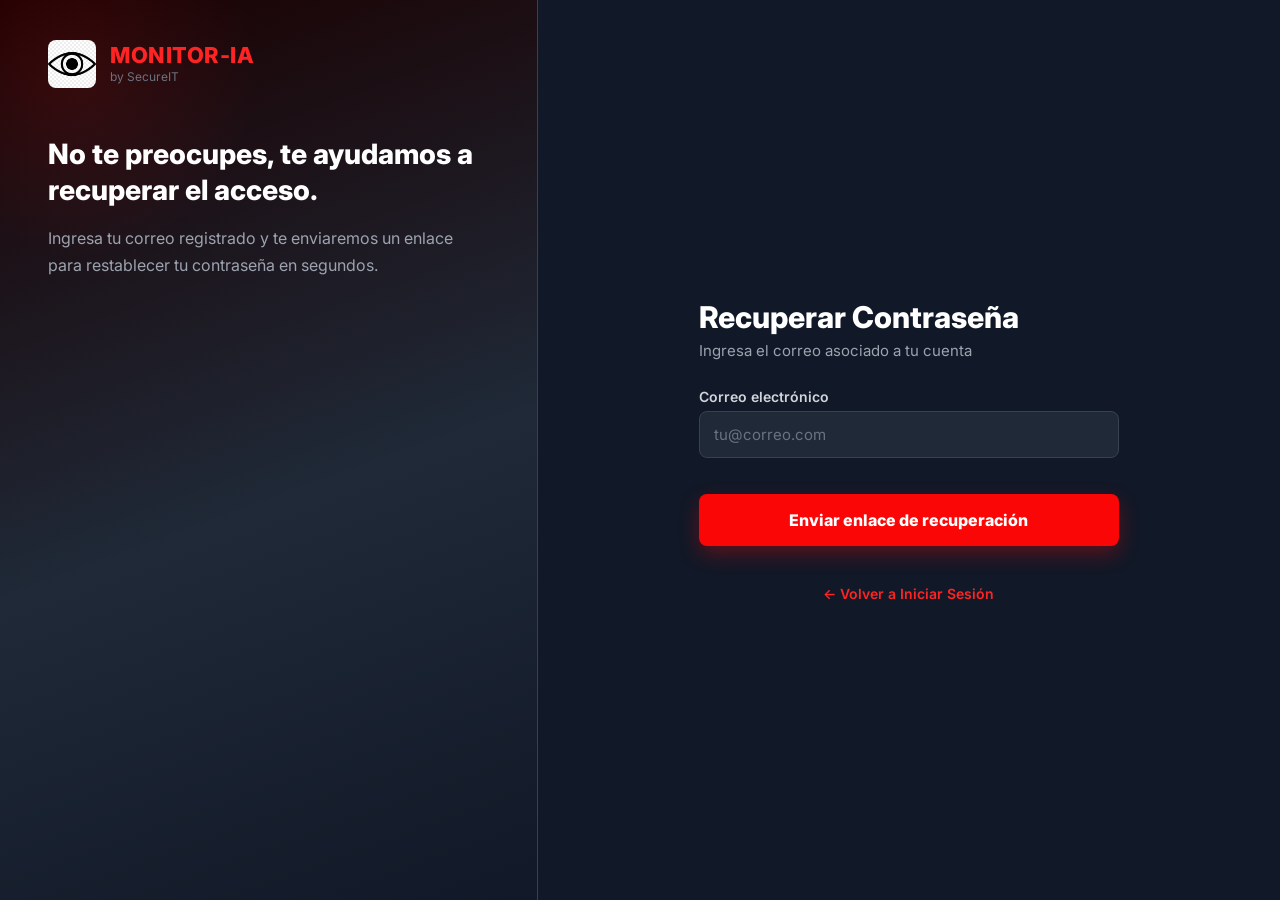
<file: public/recuperar.html>
<!DOCTYPE html>
<html lang="es">
<head>
    <meta charset="UTF-8">
    <meta name="viewport" content="width=device-width, initial-scale=1.0">
    <title>Recuperar Contraseña | Monitor-IA</title>
    <link href="https://fonts.googleapis.com/css2?family=Inter:wght@400;500;600;800&display=swap" rel="stylesheet">
    <link rel="stylesheet" href="assets/styles/styles.css">
</head>
<body class="auth-page">

    <!-- Panel izquierdo: branding -->
    <div class="auth-branding">
        <a href="index.html" class="auth-brand-link">
            <img src="assets/images/logo.png" alt="Monitor-IA Logo" class="auth-logo">
            <div class="auth-brand-text">
                <span class="auth-brand-name">MONITOR-IA</span>
                <span class="auth-brand-sub">by SecureIT</span>
            </div>
        </a>
        <div class="auth-branding-body">
            <h2>No te preocupes, te ayudamos a recuperar el acceso.</h2>
            <p>Ingresa tu correo registrado y te enviaremos un enlace para restablecer tu contraseña en segundos.</p>
        </div>
    </div>

    <!-- Panel derecho: formulario -->
    <div class="auth-form-panel">
        <div class="auth-form-box">

            <div class="auth-form-header">
                <h1>Recuperar Contraseña</h1>
                <p>Ingresa el correo asociado a tu cuenta</p>
            </div>

            <form id="formRecuperar">
                <div class="auth-field">
                    <label for="recEmail">Correo electrónico</label>
                    <input type="email" id="recEmail" placeholder="tu@correo.com" required>
                </div>
                <button type="submit" class="primary-btn w-100 mt-20">Enviar enlace de recuperación</button>
            </form>

            <p id="msgRecuperar" class="msg-alert"></p>

            <p class="auth-switch-text" style="margin-top: 24px;">
                <a href="login.html">← Volver a Iniciar Sesión</a>
            </p>

        </div>
    </div>

    <script src="assets/scripts/recuperar.js"></script>
</body>
</html>
</file>
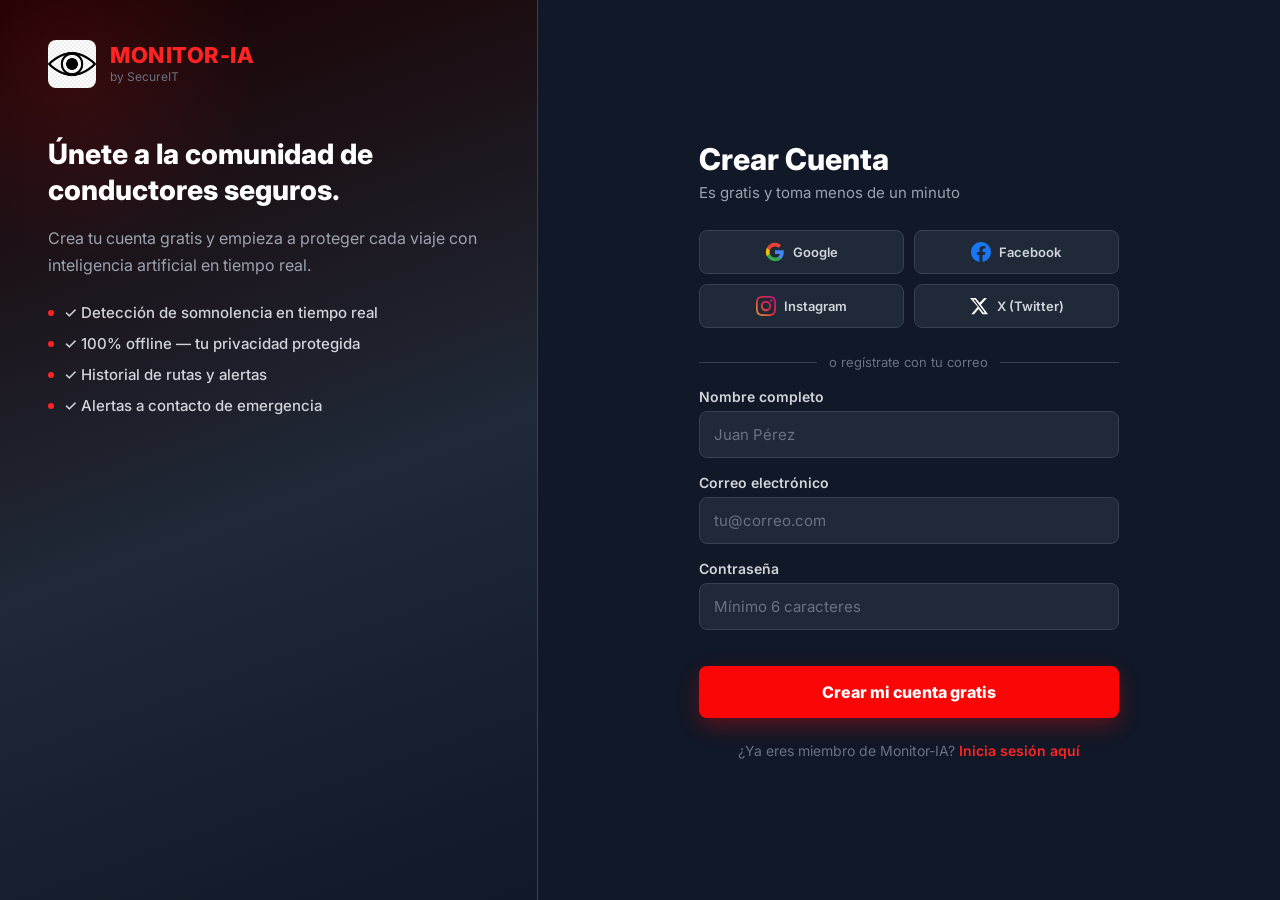
<file: public/registro.html>
<!DOCTYPE html>
<html lang="es">
<head>
    <meta charset="UTF-8">
    <meta name="viewport" content="width=device-width, initial-scale=1.0">
    <title>Crear Cuenta | Monitor-IA</title>
    <link href="https://fonts.googleapis.com/css2?family=Inter:wght@400;500;600;800&display=swap" rel="stylesheet">
    <link rel="stylesheet" href="assets/styles/styles.css">
</head>
<body class="auth-page">

    <!-- Panel izquierdo: branding -->
    <div class="auth-branding">
        <a href="index.html" class="auth-brand-link">
            <img src="assets/images/logo.png" alt="Monitor-IA Logo" class="auth-logo">
            <div class="auth-brand-text">
                <span class="auth-brand-name">MONITOR-IA</span>
                <span class="auth-brand-sub">by SecureIT</span>
            </div>
        </a>
        <div class="auth-branding-body">
            <h2>Únete a la comunidad de conductores seguros.</h2>
            <p>Crea tu cuenta gratis y empieza a proteger cada viaje con inteligencia artificial en tiempo real.</p>
            <ul class="auth-feature-list">
                <li>✓ Detección de somnolencia en tiempo real</li>
                <li>✓ 100% offline — tu privacidad protegida</li>
                <li>✓ Historial de rutas y alertas</li>
                <li>✓ Alertas a contacto de emergencia</li>
            </ul>
        </div>
    </div>

    <!-- Panel derecho: formulario -->
    <div class="auth-form-panel">
        <div class="auth-form-box">

            <div class="auth-form-header">
                <h1>Crear Cuenta</h1>
                <p>Es gratis y toma menos de un minuto</p>
            </div>

            <!-- Registro social -->
            <div class="auth-social-grid">
                <button class="auth-social-btn" data-red="Google" id="btnRegGoogle">
                    <svg viewBox="0 0 24 24" width="20" height="20" xmlns="http://www.w3.org/2000/svg">
                        <path d="M22.56 12.25c0-.78-.07-1.53-.2-2.25H12v4.26h5.92c-.26 1.37-1.04 2.53-2.21 3.31v2.77h3.57c2.08-1.92 3.28-4.74 3.28-8.09z" fill="#4285F4"/>
                        <path d="M12 23c2.97 0 5.46-.98 7.28-2.66l-3.57-2.77c-.98.66-2.23 1.06-3.71 1.06-2.86 0-5.29-1.93-6.16-4.53H2.18v2.84C3.99 20.53 7.7 23 12 23z" fill="#34A853"/>
                        <path d="M5.84 14.09c-.22-.66-.35-1.36-.35-2.09s.13-1.43.35-2.09V7.07H2.18C1.43 8.55 1 10.22 1 12s.43 3.45 1.18 4.93l2.85-2.22.81-.62z" fill="#FBBC05"/>
                        <path d="M12 5.38c1.62 0 3.06.56 4.21 1.64l3.15-3.15C17.45 2.09 14.97 1 12 1 7.7 1 3.99 3.47 2.18 7.07l3.66 2.84c.87-2.6 3.3-4.53 6.16-4.53z" fill="#EA4335"/>
                    </svg>
                    Google
                </button>
                <button class="auth-social-btn" data-red="Facebook" id="btnRegFacebook">
                    <svg viewBox="0 0 24 24" width="20" height="20" xmlns="http://www.w3.org/2000/svg">
                        <path d="M24 12.073c0-6.627-5.373-12-12-12s-12 5.373-12 12c0 5.99 4.388 10.954 10.125 11.854v-8.385H7.078v-3.47h3.047V9.43c0-3.007 1.792-4.669 4.533-4.669 1.312 0 2.686.235 2.686.235v2.953H15.83c-1.491 0-1.956.925-1.956 1.874v2.25h3.328l-.532 3.47h-2.796v8.385C19.612 23.027 24 18.062 24 12.073z" fill="#1877F2"/>
                    </svg>
                    Facebook
                </button>
                <button class="auth-social-btn" data-red="Instagram" id="btnRegInstagram">
                    <svg viewBox="0 0 24 24" width="20" height="20" xmlns="http://www.w3.org/2000/svg">
                        <defs>
                            <linearGradient id="igGrad2" x1="0%" y1="100%" x2="100%" y2="0%">
                                <stop offset="0%" style="stop-color:#f09433"/>
                                <stop offset="25%" style="stop-color:#e6683c"/>
                                <stop offset="50%" style="stop-color:#dc2743"/>
                                <stop offset="75%" style="stop-color:#cc2366"/>
                                <stop offset="100%" style="stop-color:#bc1888"/>
                            </linearGradient>
                        </defs>
                        <path d="M12 2.163c3.204 0 3.584.012 4.85.07 3.252.148 4.771 1.691 4.919 4.919.058 1.265.069 1.645.069 4.849 0 3.205-.012 3.584-.069 4.849-.149 3.225-1.664 4.771-4.919 4.919-1.266.058-1.644.07-4.85.07-3.204 0-3.584-.012-4.849-.07-3.26-.149-4.771-1.699-4.919-4.92-.058-1.265-.07-1.644-.07-4.849 0-3.204.013-3.583.07-4.849.149-3.227 1.664-4.771 4.919-4.919 1.266-.057 1.645-.069 4.849-.069zM12 0C8.741 0 8.333.014 7.053.072 2.695.272.273 2.69.073 7.052.014 8.333 0 8.741 0 12c0 3.259.014 3.668.072 4.948.2 4.358 2.618 6.78 6.98 6.98C8.333 23.986 8.741 24 12 24c3.259 0 3.668-.014 4.948-.072 4.354-.2 6.782-2.618 6.979-6.98.059-1.28.073-1.689.073-4.948 0-3.259-.014-3.667-.072-4.947-.196-4.354-2.617-6.78-6.979-6.98C15.668.014 15.259 0 12 0zm0 5.838a6.162 6.162 0 100 12.324 6.162 6.162 0 000-12.324zM12 16a4 4 0 110-8 4 4 0 010 8zm6.406-11.845a1.44 1.44 0 100 2.881 1.44 1.44 0 000-2.881z" fill="url(#igGrad2)"/>
                    </svg>
                    Instagram
                </button>
                <button class="auth-social-btn" data-red="X" id="btnRegX">
                    <svg viewBox="0 0 24 24" width="20" height="20" xmlns="http://www.w3.org/2000/svg">
                        <path d="M18.244 2.25h3.308l-7.227 8.26 8.502 11.24H16.17l-4.714-6.231-5.401 6.231H2.744l7.73-8.835L1.254 2.25H8.08l4.713 5.83 5.45-5.83zm-1.161 17.52h1.833L7.084 4.126H5.117z" fill="#FFFFFF"/>
                    </svg>
                    X (Twitter)
                </button>
            </div>

            <div class="auth-divider"><span>o regístrate con tu correo</span></div>

            <!-- Formulario -->
            <form id="formRegistro">
                <div class="auth-field">
                    <label for="regNombre">Nombre completo</label>
                    <input type="text" id="regNombre" placeholder="Juan Pérez" required>
                </div>
                <div class="auth-field">
                    <label for="regEmail">Correo electrónico</label>
                    <input type="email" id="regEmail" placeholder="tu@correo.com" required>
                </div>
                <div class="auth-field">
                    <label for="regPassword">Contraseña</label>
                    <input type="password" id="regPassword" placeholder="Mínimo 6 caracteres" required>
                </div>
                <button type="submit" class="primary-btn w-100 mt-20">Crear mi cuenta gratis</button>
            </form>

            <p class="auth-switch-text">
                ¿Ya eres miembro de Monitor-IA? <a href="login.html">Inicia sesión aquí</a>
            </p>

        </div>
    </div>

    <script src="assets/scripts/registro.js"></script>
</body>
</html>
</file>
<file: public/assets/styles/styles.css>
* {
    margin: 0;
    padding: 0;
    box-sizing: border-box;
}

body {
    font-family: 'Inter', Arial, sans-serif;
    background-color: #111827; 
    color: #FFFFFF;
}

/* --- HEADER --- */
.header {
    width: 100%;
    min-height: 78px;
    background-color: #1F2937;
    padding: 0 8%;
    display: flex;
    justify-content: space-between;
    align-items: center;
    box-shadow: 0 4px 18px rgba(0, 0, 0, 0.2);
    position: sticky;
    top: 0;
    z-index: 100;
}

.brand h2 {
    color: #FF2424; 
    font-size: 28px;
    font-weight: 800;
}

.brand span {
    color: #9CA3AF;
    font-size: 12px;
}

.nav {
    display: flex;
    gap: 34px;
    align-items: center;
}

.nav a {
    text-decoration: none;
    color: #FFFFFF;
    font-size: 16px;
    font-weight: 600;
    transition: 0.3s;
}

.nav a:hover {
    color: #FF2424;
}

.nav-btn {
    background-color: #FF2424;
    padding: 8px 20px;
    border-radius: 8px;
}

.nav-btn:hover {
    background-color: #FB0606;
    color: #ffffff;
}

/* --- HERO SECTION --- */
.hero {
    min-height: 500px;
    background: linear-gradient(135deg, #111827, #1F2937);
    padding: 70px 10%;
    display: grid;
    grid-template-columns: 1fr 1fr;
    gap: 50px;
    align-items: center;
}

.hero-content h1 {
    color: #FFFFFF;
    font-size: 48px; 
    line-height: 1.2;
    font-weight: 800;
    margin-bottom: 20px;
}

.hero-content p {
    color: #D1D5DB;
    font-size: 18px;
    line-height: 1.6;
    margin-bottom: 28px;
}

.primary-btn {
    border: none;
    background-color: #FB0606; 
    color: #FFFFFF;
    padding: 16px 32px;
    border-radius: 8px;
    font-size: 16px;
    font-weight: 800;
    cursor: pointer;
    box-shadow: 0 8px 20px rgba(251, 6, 6, 0.3);
    transition: 0.3s;
    width: fit-content;
}

.primary-btn:hover {
    background-color: #DC2626;
    transform: translateY(-2px);
}

.hero-image img.main-img {
    width: 100%;
    max-width: 500px;
    border-radius: 12px;
    box-shadow: 0 20px 45px rgba(0, 0, 0, 0.4);
}

/* --- SECCIONES GENERALES --- */
.section {
    padding: 60px 0;
}

.section-title {
    text-align: center;
    padding: 20px;
    margin-bottom: 30px;
}

.section-title h2 {
    color: #FFFFFF;
    font-size: 32px;
    font-weight: 800;
    margin-bottom: 12px;
}

.section-title p {
    color: #9CA3AF;
    font-size: 18px;
}

/* --- CARDS (Funcionalidades) --- */
.cards {
    display: grid;
    grid-template-columns: repeat(3, 1fr);
    gap: 30px;
    padding: 0 10%;
}

.card {
    background-color: #1F2937; 
    border: 1px solid #374151;
    border-radius: 12px;
    padding: 24px;
    box-shadow: 0 10px 25px rgba(0, 0, 0, 0.2);
    transition: 0.3s;
    text-align: center;
}

.card:hover {
    transform: translateY(-6px);
    border-color: #FF2424;
}

.card-img {
    width: 100%;
    height: 160px;
    object-fit: cover;
    border-radius: 8px;
    margin-bottom: 20px;
}

.card h3 {
    color: #FFFFFF;
    font-size: 20px;
    margin-bottom: 12px;
}

.card p {
    color: #9CA3AF;
    font-size: 15px;
    line-height: 1.6;
}

/* --- PORTAFOLIO (Videos) --- */
.portafolio {
    background-color: #111827;
}

.video-grid {
    display: grid;
    grid-template-columns: repeat(3, 1fr);
    gap: 30px;
    padding: 0 10%;
}

.video-card {
    background-color: #1F2937;
    border: 1px solid #374151;
    border-radius: 12px;
    overflow: hidden;
    transition: 0.3s;
}

.video-card:hover {
    transform: translateY(-6px);
}

.video-card video {
    width: 100%;
    height: 210px;
    object-fit: cover;
    display: block;
    background-color: #000;
}

.video-content {
    padding: 22px;
}

.video-content h3 {
    color: #FFFFFF;
    font-size: 20px;
    margin-bottom: 8px;
}

.video-content p {
    color: #9CA3AF;
    font-size: 14px;
    line-height: 1.6;
}

/* --- SECCIÓN REGISTRO --- */
.registro-container {
    background-color: #1F2937;
    border-radius: 16px;
    margin: 0 10%;
    padding: 40px;
    display: grid;
    grid-template-columns: 1fr 1fr;
    gap: 40px;
    align-items: center;
}

.registro-text h2 {
    font-size: 32px;
    margin-bottom: 15px;
}

.registro-text p {
    color: #9CA3AF;
    margin-bottom: 20px;
    line-height: 1.5;
}

.reg-img {
    width: 100%;
    border-radius: 8px;
    opacity: 0.8;
}

.registro-form {
    display: flex;
    flex-direction: column;
    gap: 20px;
}

.registro-form input {
    padding: 16px;
    border-radius: 8px;
    border: 1px solid #D1D5DB; 
    background-color: #111827;
    color: #FFFFFF;
    font-size: 16px;
}

.registro-form input:focus {
    outline: none;
    border-color: #FF2424;
}

.registro-form input::placeholder {
    color: #9CA3AF;
}

/* --- FOOTER --- */
.footer {
    background-color: #0F172A;
    border-top: 1px solid #1F2937;
    padding: 30px 10%;
}

.footer-content {
    display: flex;
    justify-content: space-between;
    align-items: center;
    flex-wrap: wrap;
    gap: 20px;
}

.footer p {
    color: #9CA3AF;
    font-size: 14px;
}

.social-links {
    display: flex;
    gap: 15px;
}

.social-links img {
    width: 24px;
    height: 24px;
}

.social-links img:hover {
    filter: invert(27%) sepia(87%) saturate(5833%) hue-rotate(352deg) brightness(101%) contrast(106%); /* Transición a rojo al hacer hover */
}

@media (max-width: 900px) {
    .header {
        padding: 18px 6%;
        flex-direction: column;
        gap: 15px;
    }

    .nav {
        width: 100%;
        justify-content: center;
        flex-wrap: wrap;
        gap: 18px;
    }

    .hero {
        grid-template-columns: 1fr;
        text-align: center;
        padding: 50px 7%;
    }

    .hero-content {
        order: 2;
    }

    .hero-image {
        order: 1;
    }
    
    .primary-btn {
        margin: 0 auto;
        width: 100%;
    }

    .cards {
        grid-template-columns: 1fr;
        padding: 0 7%;
    }

    .video-grid {
        grid-template-columns: 1fr;
        padding: 0 7%;
    }

    .registro-container {
        grid-template-columns: 1fr;
        margin: 0 7%;
        padding: 30px 20px;
        text-align: center;
    }

    .footer-content {
        flex-direction: column;
        text-align: center;
    }
}

/* --- MODAL --- */
.modal {
    display: none;
    position: fixed;
    z-index: 200;
    left: 0;
    top: 0;
    width: 100%;
    height: 100%;
    background-color: rgba(0, 0, 0, 0.85);
    align-items: center;
    justify-content: center;
}

.modal-content {
    background-color: #1F2937;
    padding: 40px;
    border-radius: 12px;
    width: 90%;
    max-width: 400px;
    position: relative;
    border: 1px solid #374151;
    box-shadow: 0 20px 40px rgba(0, 0, 0, 0.5);
}

.close {
    position: absolute;
    right: 20px;
    top: 15px;
    color: #9CA3AF;
    font-size: 28px;
    cursor: pointer;
    transition: 0.2s;
}

.close:hover {
    color: #FF2424;
}

.modal-content input {
    width: 100%;
    padding: 14px;
    margin-top: 15px;
    border-radius: 8px;
    border: 1px solid #374151;
    background: #111827;
    color: white;
    font-family: 'Inter', sans-serif;
}

.modal-content input:focus {
    outline: none;
    border-color: #FF2424;
}

/* --- DASHBOARD LAYOUT --- */
.dashboard-body {
    display: flex;
    min-height: 100vh;
    background-color: #111827;
    margin: 0;
}

.sidebar {
    width: 280px;
    background-color: #1F2937;
    padding: 30px 20px;
    border-right: 1px solid #374151;
    display: flex;
    flex-direction: column;
    flex-shrink: 0;
}

.side-nav {
    display: flex;
    flex-direction: column;
    gap: 8px;
    margin-top: 30px;
}

.tab-btn {
    background: none;
    border: none;
    color: #D1D5DB;
    text-align: left;
    padding: 14px 16px;
    cursor: pointer;
    border-radius: 8px;
    font-size: 15px;
    font-weight: 600;
    transition: 0.2s;
    font-family: 'Inter', sans-serif;
}

.tab-btn:hover, 
.tab-btn.active {
    background-color: rgba(255, 36, 36, 0.1);
    color: #FF2424;
}

.tab-btn.logout {
    margin-top: auto;
    color: #9CA3AF;
    text-decoration: none;
}

.tab-btn.logout:hover {
    background-color: transparent;
    color: #FF2424;
}

/* Main Content Area */
.dashboard-main {
    flex: 1;
    padding: 40px;
    overflow-y: auto;
}

.tab-content {
    display: none;
    animation: fadeIn 0.3s ease-in;
}

.tab-content.active {
    display: block;
}

@keyframes fadeIn {
    from {
        opacity: 0;
        transform: translateY(10px);
    }
    to {
        opacity: 1;
        transform: translateY(0);
    }
}

/* Componentes del Dashboard */
.dash-header {
    display: flex;
    justify-content: space-between;
    align-items: center;
    margin-bottom: 30px;
    flex-wrap: wrap;
    gap: 15px;
}

.dash-header h1 {
    font-size: 28px;
    color: #FFFFFF;
    font-weight: 800;
}

.dash-card {
    background: #1F2937;
    padding: 25px;
    border-radius: 12px;
    border: 1px solid #374151;
}

.dash-card h3 {
    margin-bottom: 15px;
    color: #FFFFFF;
    font-size: 18px;
}

/* Utilidades de Grid y Espaciado */
.grid-2 {
    display: grid;
    grid-template-columns: 1fr 1fr;
    gap: 20px;
}

.grid-3 {
    display: grid;
    grid-template-columns: repeat(3, 1fr);
    gap: 15px;
}

.mt-20 {
    margin-top: 20px;
}

.mb-10 {
    margin-bottom: 10px;
}

.text-left {
    text-align: left;
}

/* Botones Auxiliares */
.secondary-btn {
    background-color: transparent;
    color: white;
    padding: 12px 24px;
    border: 1px solid #D1D5DB;
    border-radius: 8px;
    cursor: pointer;
    font-weight: 600;
    transition: 0.3s;
    font-family: 'Inter', sans-serif;
}

.secondary-btn:hover {
    border-color: #FF2424;
    color: #FF2424;
}

/* Elementos Específicos */
.camera-placeholder {
    width: 100%;
    height: 180px;
    background: #111827;
    border: 2px dashed #374151;
    border-radius: 8px;
    display: flex;
    align-items: center;
    justify-content: center;
    font-weight: bold;
    transition: 0.3s;
}

.check-list {
    list-style: none;
    padding: 0;
}

.check-list li {
    padding: 12px;
    background: #111827;
    margin-bottom: 8px;
    border-radius: 6px;
    cursor: pointer;
    transition: 0.2s;
    color: #D1D5DB;
}

.check-list li:hover {
    background: #374151;
    color: #FFF;
}

.alert-box {
    width: 100%;
    height: 250px;
    background: #1F2937;
    border-radius: 12px;
    display: flex;
    align-items: center;
    justify-content: center;
    font-size: 22px;
    font-weight: bold;
    border: 2px solid #374151;
    transition: 0.3s;
    color: white;
    text-align: center;
    padding: 20px;
}

/* Tablas y Listas */
.table-container {
    overflow-x: auto;
    background: #1F2937;
    border-radius: 12px;
    border: 1px solid #374151;
}

.history-table {
    width: 100%;
    border-collapse: collapse;
    color: #D1D5DB;
    min-width: 600px;
}

.history-table th, 
.history-table td {
    padding: 15px 20px;
    text-align: left;
    border-bottom: 1px solid #374151;
}

.history-table th {
    font-weight: 600;
    color: #9CA3AF;
    background: rgba(0, 0, 0, 0.2);
}

.badge {
    padding: 6px 12px;
    border-radius: 20px;
    font-size: 12px;
    font-weight: 600;
}

.badge.green {
    background-color: rgba(16, 185, 129, 0.2);
    color: #10B981;
}

.badge.yellow {
    background-color: rgba(245, 158, 11, 0.2);
    color: #F59E0B;
}

.premium-banner {
    background: linear-gradient(135deg, #1F2937, #111827);
    padding: 20px;
    border-radius: 12px;
    border: 1px solid #FF2424;
    cursor: pointer;
    transition: 0.3s;
}

.premium-banner:hover {
    transform: translateY(-3px);
    box-shadow: 0 10px 20px rgba(255, 36, 36, 0.1);
}

.premium-banner h3 {
    color: #FF2424;
    margin-bottom: 5px;
}

.ranking-list {
    list-style: none;
    padding: 0;
}

.ranking-list li {
    padding: 12px;
    border-bottom: 1px solid #374151;
    color: #D1D5DB;
}

.setting-item label {
    display: block;
    font-size: 14px;
    color: #9CA3AF;
    margin-bottom: 8px;
}

.form-input {
    width: 100%;
    padding: 12px;
    background-color: #111827;
    border: 1px solid #374151;
    color: #FFFFFF;
    border-radius: 8px;
    font-family: 'Inter', sans-serif;
}

.form-input:focus {
    outline: none;
    border-color: #FF2424;
}

/* Dashboard Responsive */
@media (max-width: 900px) {
    .dashboard-body {
        flex-direction: column;
    }
    
    .sidebar {
        width: 100%;
        border-right: none;
        border-bottom: 1px solid #374151;
        padding: 20px;
    }
    
    .side-nav {
        flex-direction: row;
        overflow-x: auto;
        margin-top: 15px;
        padding-bottom: 10px;
    }
    
    .tab-btn {
        white-space: nowrap;
    }
    
    .dashboard-main {
        padding: 20px;
    }
    
    .grid-2, 
    .grid-3 {
        grid-template-columns: 1fr;
    }
    
    .dash-header {
        flex-direction: column;
        align-items: flex-start;
    }
}

/* --- NAV AUTH Y OTROS --- */
.nav-auth {
    display: flex;
    gap: 20px;
    align-items: center;
}

.perfil-text {
    color: #FF2424;
    font-weight: 800;
    font-size: 16px;
}

.nav-btn, 
.primary-btn {
    border: none;
    cursor: pointer;
    font-family: 'Inter', sans-serif;
}

.nav-btn-outline {
    border: 1px solid #D1D5DB;
    padding: 8px 16px;
    border-radius: 8px;
    color: white !important;
    transition: 0.3s;
}

.nav-btn-outline:hover {
    border-color: #FF2424;
    color: #FF2424 !important;
}

.nav-btn-danger {
    background: transparent;
    border: none;
    color: #9CA3AF;
    cursor: pointer;
    font-weight: 600;
    font-size: 16px;
    transition: 0.3s;
}

.nav-btn-danger:hover {
    color: #FF2424;
}

.w-100 {
    width: 100%;
}

.modal-subtitle {
    color: #9CA3AF;
    margin-bottom: 20px;
    font-size: 14px;
}

.forgot-link {
    display: block;
    margin-top: 15px;
    color: #9CA3AF;
    text-align: center;
    font-size: 14px;
    text-decoration: none;
}

.forgot-link:hover {
    color: #FF2424;
}

.divider {
    display: flex;
    align-items: center;
    text-align: center;
    margin: 25px 0 15px;
}

.divider::before, 
.divider::after {
    content: '';
    flex: 1;
    border-bottom: 1px solid #374151;
}

.divider span {
    padding: 0 10px;
    color: #9CA3AF;
    font-size: 13px;
}

.social-login {
    display: grid;
    grid-template-columns: repeat(3, 1fr);
    gap: 10px;
}

.social-btn {
    background: #111827;
    border: 1px solid #374151;
    color: #D1D5DB;
    padding: 10px;
    border-radius: 6px;
    cursor: pointer;
    font-weight: 600;
    transition: 0.3s;
}

.social-btn:hover {
    background: #374151;
    color: white;
}

.msg-alert {
    margin-top: 15px;
    font-size: 14px;
    text-align: center;
    font-weight: 600;
}

/* ======================================================
   LOGO EN HEADER
   ====================================================== */
.brand {
    display: flex;
    align-items: center;
    gap: 12px;
    text-decoration: none;
}

.brand-logo {
    height: 44px;
    width: auto;
    object-fit: contain;
    border-radius: 6px;
}

.brand-text {
    display: flex;
    flex-direction: column;
}

.brand-text h2 {
    color: #FF2424;
    font-size: 22px;
    font-weight: 800;
    line-height: 1;
}

.brand-text span {
    color: #9CA3AF;
    font-size: 11px;
    margin-top: 2px;
}


/* ======================================================
   PÁGINAS DE AUTENTICACIÓN (login / registro / recuperar)
   ====================================================== */
body.auth-page {
    display: flex;
    min-height: 100vh;
    background-color: #111827;
    overflow: hidden;
}

/* Panel izquierdo — branding */
.auth-branding {
    width: 42%;
    background: linear-gradient(160deg, #1a0000 0%, #1F2937 55%, #111827 100%);
    border-right: 1px solid #374151;
    padding: 40px 48px;
    display: flex;
    flex-direction: column;
    gap: 48px;
    position: relative;
    overflow: hidden;
}

.auth-branding::before {
    content: '';
    position: absolute;
    top: -120px;
    left: -120px;
    width: 380px;
    height: 380px;
    background: radial-gradient(circle, rgba(255,36,36,0.12) 0%, transparent 70%);
    pointer-events: none;
}

.auth-brand-link {
    display: flex;
    align-items: center;
    gap: 14px;
    text-decoration: none;
    z-index: 1;
}

.auth-logo {
    height: 48px;
    width: auto;
    object-fit: contain;
    border-radius: 8px;
}

.auth-brand-text {
    display: flex;
    flex-direction: column;
}

.auth-brand-name {
    color: #FF2424;
    font-size: 22px;
    font-weight: 800;
    letter-spacing: 0.5px;
    line-height: 1;
}

.auth-brand-sub {
    color: #6B7280;
    font-size: 12px;
    margin-top: 3px;
}

.auth-branding-body {
    display: flex;
    flex-direction: column;
    gap: 16px;
    z-index: 1;
}

.auth-branding-body h2 {
    color: #FFFFFF;
    font-size: 28px;
    font-weight: 800;
    line-height: 1.3;
}

.auth-branding-body p {
    color: #9CA3AF;
    font-size: 16px;
    line-height: 1.7;
}

.auth-side-img {
    width: 100%;
    border-radius: 12px;
    margin-top: 12px;
    opacity: 0.75;
    object-fit: cover;
    max-height: 260px;
    border: 1px solid #374151;
}

.auth-feature-list {
    list-style: none;
    padding: 0;
    margin-top: 8px;
    display: flex;
    flex-direction: column;
    gap: 12px;
}

.auth-feature-list li {
    color: #D1D5DB;
    font-size: 15px;
    font-weight: 500;
    display: flex;
    align-items: center;
    gap: 10px;
}

.auth-feature-list li::before {
    content: '';
    width: 6px;
    height: 6px;
    background-color: #FF2424;
    border-radius: 50%;
    flex-shrink: 0;
}

/* Panel derecho — formulario */
.auth-form-panel {
    flex: 1;
    display: flex;
    align-items: center;
    justify-content: center;
    padding: 40px 32px;
    overflow-y: auto;
}

.auth-form-box {
    width: 100%;
    max-width: 420px;
    display: flex;
    flex-direction: column;
    gap: 0;
}

.auth-form-header {
    margin-bottom: 28px;
}

.auth-form-header h1 {
    font-size: 30px;
    font-weight: 800;
    color: #FFFFFF;
    margin-bottom: 6px;
}

.auth-form-header p {
    color: #9CA3AF;
    font-size: 15px;
}

/* Botones de redes sociales */
.auth-social-grid {
    display: grid;
    grid-template-columns: 1fr 1fr;
    gap: 10px;
    margin-bottom: 4px;
}

.auth-social-btn {
    display: flex;
    align-items: center;
    justify-content: center;
    gap: 8px;
    background: #1F2937;
    border: 1px solid #374151;
    color: #D1D5DB;
    padding: 11px 14px;
    border-radius: 8px;
    cursor: pointer;
    font-size: 13px;
    font-weight: 600;
    font-family: 'Inter', sans-serif;
    transition: 0.2s;
    white-space: nowrap;
}

.auth-social-btn:hover {
    background: #374151;
    border-color: #6B7280;
    color: #FFFFFF;
    transform: translateY(-1px);
}

/* Divisor */
.auth-divider {
    display: flex;
    align-items: center;
    margin: 22px 0 18px;
}

.auth-divider::before,
.auth-divider::after {
    content: '';
    flex: 1;
    border-bottom: 1px solid #374151;
}

.auth-divider span {
    padding: 0 12px;
    color: #6B7280;
    font-size: 13px;
}

/* Campos del formulario */
.auth-field {
    display: flex;
    flex-direction: column;
    gap: 6px;
    margin-bottom: 16px;
}

.auth-field label {
    font-size: 14px;
    font-weight: 600;
    color: #D1D5DB;
}

.auth-field input {
    padding: 13px 14px;
    border-radius: 8px;
    border: 1px solid #374151;
    background: #1F2937;
    color: #FFFFFF;
    font-size: 15px;
    font-family: 'Inter', sans-serif;
    transition: border-color 0.2s;
}

.auth-field input:focus {
    outline: none;
    border-color: #FF2424;
    background: #111827;
}

.auth-field input::placeholder {
    color: #6B7280;
}

/* Enlace olvide contraseña */
.auth-forgot-link {
    display: block;
    text-align: right;
    font-size: 13px;
    color: #9CA3AF;
    text-decoration: none;
    margin-top: 4px;
    transition: color 0.2s;
}

.auth-forgot-link:hover {
    color: #FF2424;
}

/* Texto inferior de cambio de pagina */
.auth-switch-text {
    text-align: center;
    font-size: 14px;
    color: #6B7280;
    margin-top: 24px;
}

.auth-switch-text a {
    color: #FF2424;
    font-weight: 600;
    text-decoration: none;
    transition: opacity 0.2s;
}

.auth-switch-text a:hover {
    opacity: 0.8;
    text-decoration: underline;
}

/* Responsive páginas auth */
@media (max-width: 768px) {
    body.auth-page {
        flex-direction: column;
        overflow: auto;
    }

    .auth-branding {
        width: 100%;
        padding: 28px 24px;
        gap: 20px;
        border-right: none;
        border-bottom: 1px solid #374151;
    }

    .auth-branding-body h2 {
        font-size: 22px;
    }

    .auth-side-img {
        display: none;
    }

    .auth-form-panel {
        padding: 32px 20px;
    }

    .auth-social-grid {
        grid-template-columns: 1fr 1fr;
    }
}

@media (max-width: 480px) {
    .auth-social-grid {
        grid-template-columns: 1fr;
    }
}

/* --- BURBUJA FLOTANTE (Monitoreo en segundo plano) --- */
.bubble-indicator {
    display: none;
    align-items: center;
    justify-content: center;
    position: fixed;
    bottom: 30px;
    right: 30px;
    width: 46px;
    height: 46px;
    background-color: #10B981;
    border-radius: 50%;
    box-shadow: 0 6px 18px rgba(16, 185, 129, 0.5);
    cursor: pointer;
    z-index: 300;
}

/* --- VIBRACIÓN DE ALARMA CRÍTICA --- */
@keyframes shake {
    0%, 100% { transform: translateX(0); }
    20% { transform: translateX(-6px); }
    40% { transform: translateX(6px); }
    60% { transform: translateX(-4px); }
    80% { transform: translateX(4px); }
}

.alert-box.shake {
    animation: shake 0.4s ease-in-out infinite;
}

/* --- MODO AHORRO DE ENERGÍA --- */
.dim-overlay {
    position: fixed;
    inset: 0;
    background-color: rgba(0, 0, 0, 0.75);
    pointer-events: none;
    opacity: 0;
    transition: opacity 0.4s ease;
    z-index: 250;
}

.dim-overlay.active {
    opacity: 1;
}

/* --- HISTORIAL BLOQUEADO (cuenta gratuita) --- */
.badge.locked {
    background-color: rgba(156, 163, 175, 0.2);
    color: #9CA3AF;
    cursor: pointer;
}

#historialBody tr[data-locked="true"] {
    opacity: 0.6;
}
/* ============================================================
   VISTAS — ACCEPTANCE TESTS HU40-HU55 (puro front, prefijo at-)
   ============================================================ */
.at-overlay {
    display: none;
    position: fixed;
    top: 0; left: 0;
    width: 100vw; height: 100vh;
    background: rgba(0, 0, 0, 0.78);
    backdrop-filter: blur(4px);
    z-index: 9999;
    align-items: center;
    justify-content: center;
    padding: 20px;
    box-sizing: border-box;
}
.at-overlay.active { display: flex; }
.at-modal {
    display: block;
    background: #1F2937;
    border: 1px solid #374151;
    border-radius: 14px;
    width: 100%;
    max-width: 480px;
    max-height: 90vh;
    overflow-y: auto;
    box-shadow: 0 20px 60px rgba(0, 0, 0, 0.5);
}
.at-modal-head {
    display: flex; align-items: center; justify-content: space-between;
    padding: 20px 24px;
    border-bottom: 1px solid #374151;
}
.at-modal-head h3 { color: #fff; font-size: 1.15rem; margin: 0; }
.at-x {
    background: none; border: none; color: #9CA3AF;
    font-size: 1.6rem; cursor: pointer; line-height: 1; padding: 0 4px;
}
.at-x:hover { color: #fff; }
.at-modal-body { padding: 20px 24px; }
.at-modal-body p { color: #D1D5DB; margin-bottom: 14px; font-size: 0.95rem; }
.at-modal-body label { display: block; color: #9CA3AF; font-size: 0.85rem; margin: 10px 0 5px; }
.at-modal-body input, .at-modal-body textarea, .at-modal-body select {
    width: 100%; background: #111827; border: 1px solid #374151; color: #fff;
    padding: 10px 12px; border-radius: 8px; font-family: inherit; font-size: 0.95rem;
    outline: none; box-sizing: border-box;
}
.at-modal-body input:focus, .at-modal-body textarea:focus, .at-modal-body select:focus { border-color: #FF2424; }
.at-modal-body textarea { resize: vertical; min-height: 80px; }
.at-modal-foot {
    display: flex; gap: 10px; justify-content: flex-end;
    padding: 16px 24px; border-top: 1px solid #374151;
}
.at-btn-cancel {
    background: transparent; color: #9CA3AF; border: 1px solid #374151;
    padding: 10px 18px; border-radius: 8px; cursor: pointer; font-weight: 600; font-size: 0.9rem;
}
.at-btn-cancel:hover { background: #374151; color: #fff; }
.at-btn-send {
    background: #FF2424; color: #fff; border: none;
    padding: 10px 20px; border-radius: 8px; cursor: pointer; font-weight: 600; font-size: 0.9rem;
}
.at-btn-send:hover { background: #DC2626; }
.at-ok {
    display: none;
    margin-top: 12px; padding: 10px 14px; border-radius: 8px;
    font-size: 0.9rem; background: rgba(16, 185, 129, 0.15); color: #10B981;
    border: 1px solid rgba(16, 185, 129, 0.4);
}
.at-ok.show { display: block; }
.at-list { list-style: none; padding: 0; margin: 0; }
.at-list li {
    background: #111827; border: 1px solid #374151; border-radius: 8px;
    padding: 10px 14px; margin-bottom: 8px; color: #D1D5DB; font-size: 0.92rem;
    display: flex; align-items: center; gap: 10px;
}
.at-list li i { color: #FF2424; font-size: 1.1rem; }

.video-placeholder {
    position: relative;
    width: 100%;
    aspect-ratio: 16 / 9;
    background: #1F2937;
    border-radius: 12px;
    overflow: hidden;
    display: flex;
    align-items: center;
    justify-content: center;
}
.video-placeholder img {
    width: 100%;
    height: 100%;
    object-fit: cover;
    opacity: 0.7;
    transition: opacity 0.3s ease, transform 0.3s ease;
}
.video-card:hover .video-placeholder img {
    opacity: 0.5;
    transform: scale(1.03);
}
.play-badge {
    position: absolute;
    width: 64px;
    height: 64px;
    background: rgba(255, 36, 36, 0.9);
    border-radius: 50%;
    display: flex;
    align-items: center;
    justify-content: center;
    box-shadow: 0 8px 24px rgba(255, 36, 36, 0.4);
    transition: transform 0.3s ease;
}
.video-card:hover .play-badge {
    transform: scale(1.1);
}
.video-soon {
    position: absolute;
    top: 10px;
    right: 10px;
    background: rgba(0, 0, 0, 0.7);
    color: #fff;
    font-size: 11px;
    font-weight: 600;
    padding: 4px 10px;
    border-radius: 50px;
    letter-spacing: 0.4px;
    text-transform: uppercase;
}
</file>
